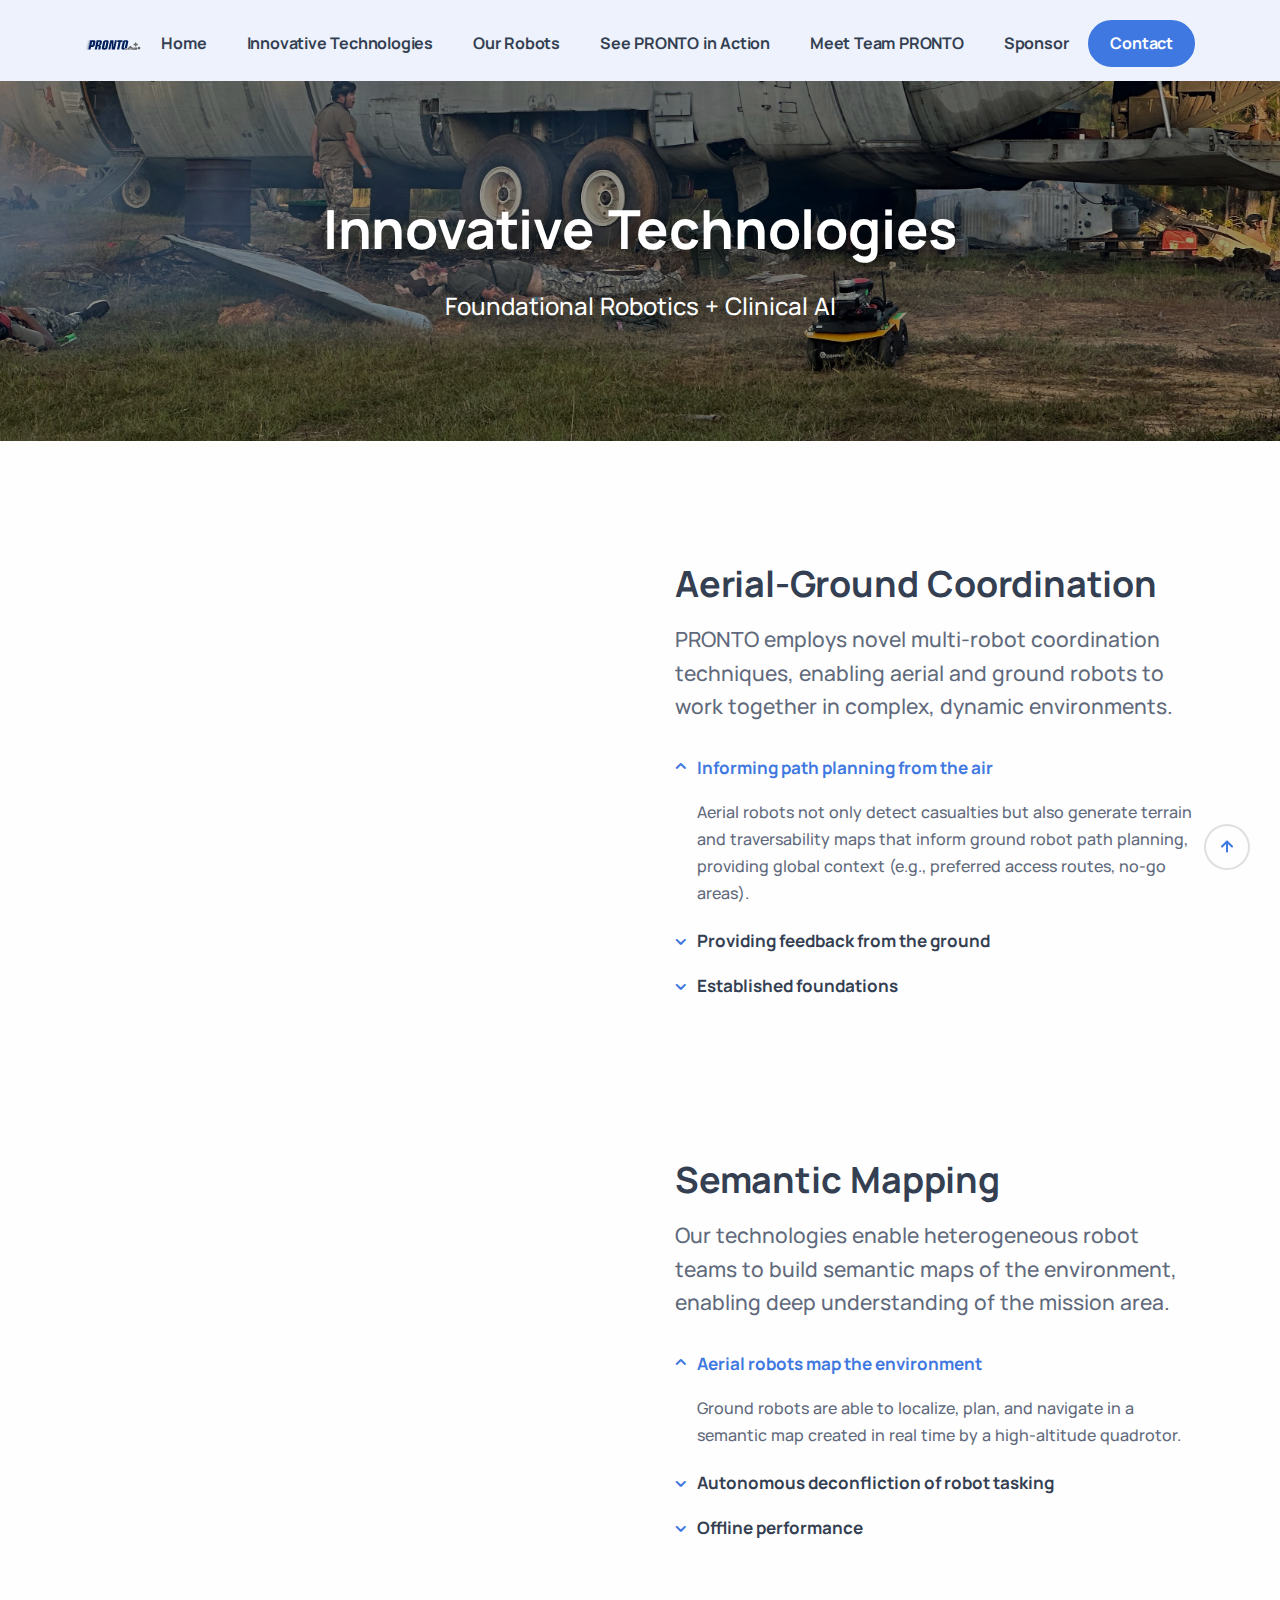
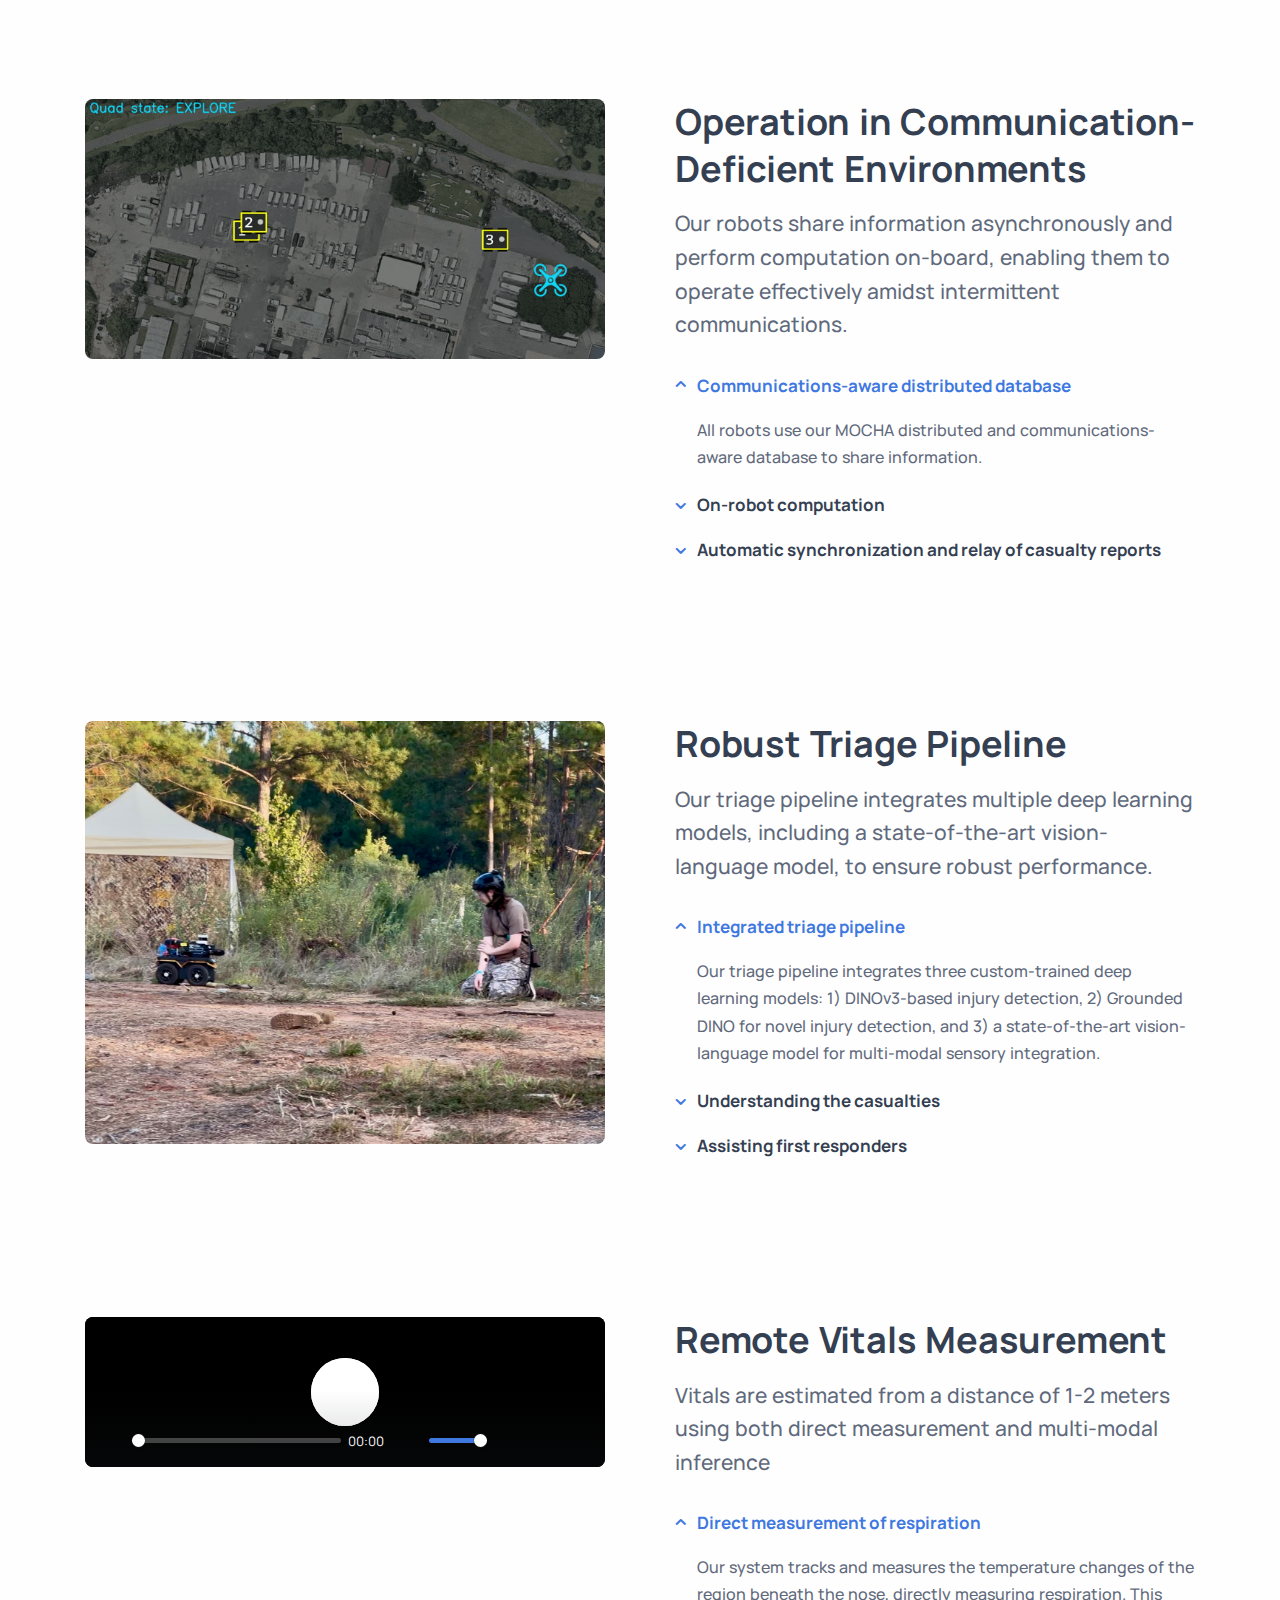
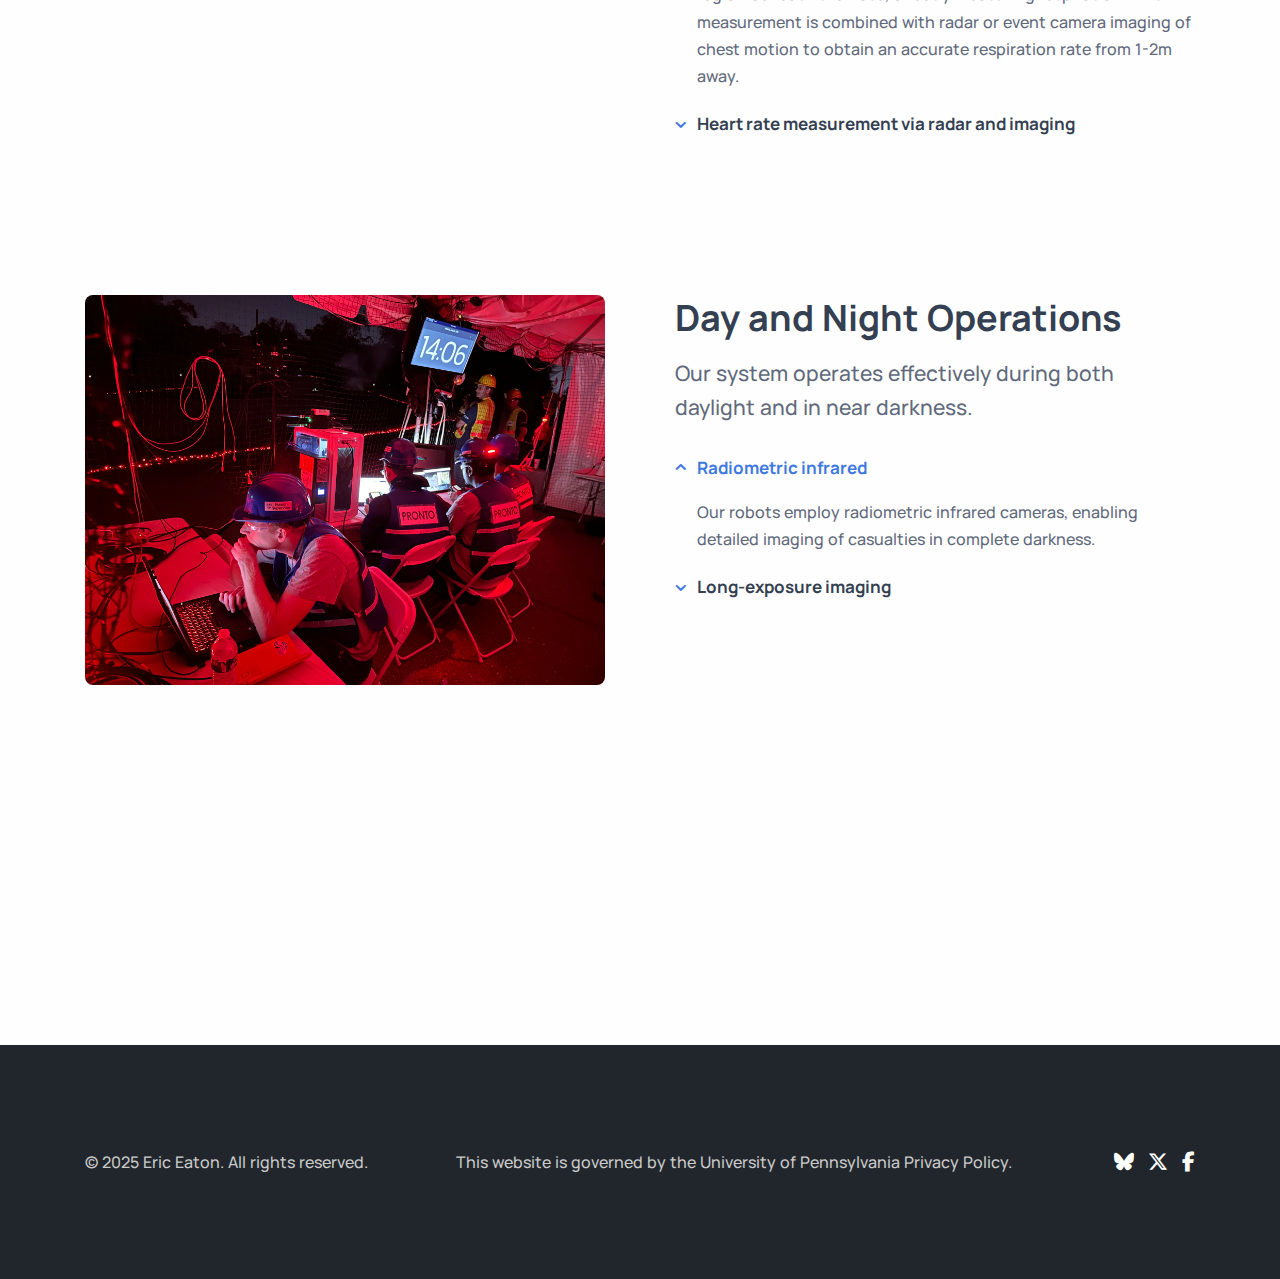
<file: innovations/index.html>
<!DOCTYPE html>
<html lang="en">
<head>
  <meta charset="utf-8">
<!-- Primary Meta Tags -->
<title> Innovative Technologies </title>
<meta name="title" content=" Innovative Technologies ">
<meta name="description" content="
         Team PRONTO (University of Pennsylvania) is one of four remaining DARPA-funded teams  competing in the finals of the DARPA Triage Challenge. For the competition, we developed an  autonomous multi-robot system that can autonomously locate and triage casualties during mass casualty incidents, improving the ability of first responders to save lives.">

<!-- Open Graph / Facebook -->
<meta property="og:type" content="website">
<meta property="og:url" content=" /innovations/ ">
<meta property="og:title" content=" Innovative Technologies ">
<meta property="og:description" content="
    Team PRONTO (University of Pennsylvania) is one of four remaining DARPA-funded teams  competing in the finals of the DARPA Triage Challenge. For the competition, we developed an  autonomous multi-robot system that can autonomously locate and triage casualties during mass casualty incidents, improving the ability of first responders to save lives.">

<meta property="og:image" content="/assets/img/meta-image.webp" />


<!-- Twitter -->
<meta property="twitter:card" content="summary_large_image">
<meta property="twitter:url" content="/innovations/">
<meta property="twitter:title" content=" Innovative Technologies ">
<meta property="twitter:description" content="
    Team PRONTO (University of Pennsylvania) is one of four remaining DARPA-funded teams  competing in the finals of the DARPA Triage Challenge. For the competition, we developed an  autonomous multi-robot system that can autonomously locate and triage casualties during mass casualty incidents, improving the ability of first responders to save lives.">

<meta property="twitter:image" content="/assets/img/meta-image.webp" />


<meta name="viewport" content="width=device-width, initial-scale=1.0" />

  <!-- Stylesheets-->
  <link rel="shortcut icon" href="/assets/img/favicon.webp" />
<link rel="stylesheet" href="/assets/css/plugins.css">

<!-- Global Font Icons Scheme -->
<link rel="stylesheet" href="https://cdnjs.cloudflare.com/ajax/libs/font-awesome/6.5.2/css/all.min.css">

<link rel="stylesheet" href="/assets/css/styles.css">






  
</head>
<body class="">
  <div class="content-wrapper">
<header class="wrapper bg-soft-primary">


<nav class="navbar navbar-expand-lg center-nav transparent navbar-light">
  
    <div class="container flex-lg-row flex-nowrap align-items-center">
  
    <div class="navbar-brand w-100">
      <a href="/">
        
          <img src="/assets/img/logo-PRONTO-blue.svg" srcset="/assets/img/logo-PRONTO-blue.svg 2x" alt="" />
        
      </a>
    </div>
    <div class="navbar-collapse offcanvas offcanvas-nav offcanvas-start">
      <!-- DEBUG START -->
      <div class="offcanvas-header d-lg-none">
        <h3 class="text-white fs-30 mb-0">Team PRONTO</h3>
        <button type="button" class="btn-close btn-close-white ms-auto" data-bs-dismiss="offcanvas" aria-label="Close"></button>
      </div>
      <!-- DEBUG END -->
      <div class="offcanvas-body  d-flex flex-column h-100">
        
          <!-- Standard Navigation -->
          
<ul class="navbar-nav"> 
  
  
  <li class="nav-item">
    <a class="nav-link" href="/">Home</a>
  </li>
  
  
  
  <li class="nav-item">
    <a class="nav-link" href="/innovations/">Innovative Technologies</a>
  </li>
  
  
  
  <li class="nav-item">
    <a class="nav-link" href="/robots/">Our Robots</a>
  </li>
  
  
  
  <li class="nav-item">
    <a class="nav-link" href="/pronto-in-action/">See PRONTO in Action</a>
  </li>
  
  
  
  <li class="nav-item">
    <a class="nav-link" href="/team/">Meet Team PRONTO</a>
  </li>
  
  
  
  <li class="nav-item">
    <a class="nav-link" href="/sponsor/">Sponsor</a>
  </li>
  
  
</ul>


        
        
        <div class="offcanvas-footer d-lg-none">
          <div>
            <a href="mailto: " class="link-inverse"> </a>
            <br /> <br />
            <nav class="nav social social-white mt-4">
              
            </nav>
          </div>
        </div>
        <!-- /.offcanvas-footer -->
      </div>
      <!-- /.offcanvas-body -->
    </div>
    <!-- /.navbar-collapse -->
    
    <div class="navbar-other w-100 d-flex ms-auto">
      <ul class="navbar-nav flex-row align-items-center ms-auto">
        
        
        
        
        
        
        
        
        
        <li class="nav-item d-none d-md-block">
          
          <a href="/team/#contact" class="btn btn-sm btn-primary rounded-pill">Contact</a>
          
        </li>
        
        
        
        
        
        
        <li class="nav-item d-lg-none">
          <button class="hamburger offcanvas-nav-btn"><span></span></button>
        </li>
      </ul>
    </div>
  
    </div>
    <!-- /.container -->
  
</nav>
<!-- /.navbar -->










</header>
<!-- /header -->

<section class="wrapper bg-dark about-hero" style="position: relative; overflow: hidden;">
  <style>
    .about-hero-overlay {
      position: absolute;
      inset: 0;
      z-index: 2;
    }
    .about-hero-container {
      min-height: 360px;
      position: relative;
      z-index: 3;
    }
    .about-hero-image {
      min-height: 100%;
    }
    .about-hero-overlay-dark {
      background: rgba(0, 0, 0, 0.25);
    }
    .about-hero-overlay-light {
      background: rgba(255, 255, 255, 0.25);
    }
    @media (max-width: 767.98px) {
      .about-hero-image {
        transform: scale(1.2);
        transform-origin: center center;
      }
      .about-hero-title {
        margin-bottom: 1.5rem !important;
      }
      .about-hero-container {
        min-height: 220px;
      }
    }
  </style>
  
  
  <figure style="position: absolute; inset: 0; z-index: 1; margin: 0;">
    <img class="about-hero-image" src="/assets/img/DTC2025Competition2-airplane-deidentified-cropped.jpg" alt="" style="width: 100%; height: 100%; object-fit: cover;" />
  </figure>
  <div class="about-hero-overlay about-hero-overlay-dark"></div>
  <div class="container d-flex align-items-center justify-content-center text-center about-hero-container">
    <div class="row">
      <div class="col-xl-12 col-xl-6 text-center mx-auto">
        <h1 class="display-1 fs-54 mb-5 text-white about-hero-title" style="text-shadow: 0 0.5rem 1rem rgba(0, 0, 0, 0.75);">Innovative Technologies</h1>
        <p class="lead fs-24 mb-0 mx-xxl-8 text-white" style="text-shadow: 0 0.5rem 1rem rgba(0, 0, 0, 0.75);">Foundational Robotics + Clinical AI</p>
      </div>
      <!-- /column -->
    </div>
    <!-- /.row -->
  </div>
</section>
<!-- /section -->

<section class="wrapper bg-light">
  <div class="container py-14 py-md-16">
    
      
        
    <div class="row gx-lg-8 gx-xl-12 gy-10 mb-15 mb-md-17">
      <div class="col-lg-6">
        <figure>
          
          <div class="ratio ratio-16x9">
            <iframe src="https://www.youtube.com/embed/KIUXl_5dIUo" title="Aerial-Ground Coordination video" allowfullscreen="" loading="lazy"></iframe>
          </div>
          
        </figure>
      </div>
      <div class="col-lg-6">
        <h2 class="display-4 mb-3">Aerial-Ground Coordination</h2>
        <p class="lead fs-lg mb-6 pe-xxl-10">
          PRONTO employs novel multi-robot coordination techniques,
          
          enabling aerial and ground robots to work together in complex, dynamic environments.
        </p>
        <div class="accordion accordion-wrapper" id="accordion-technology-1">
          
          <div class="card plain accordion-item">
            <div class="card-header" id="heading-1-1">
              <button class="accordion-button" data-bs-toggle="collapse" data-bs-target="#collapse-1-1" aria-expanded="true" aria-controls="collapse-1-1">
                Informing path planning from the air
              </button>
            </div>
            <div id="collapse-1-1" class="accordion-collapse collapse show" aria-labelledby="heading-1-1" data-bs-parent="#accordion-technology-1">
              <div class="card-body">
                <p>Aerial robots not only detect casualties but also generate terrain and traversability maps that inform ground robot path planning, providing global context (e.g., preferred access routes, no-go areas).</p>
              </div>
            </div>
          </div>
          
          <div class="card plain accordion-item">
            <div class="card-header" id="heading-1-2">
              <button class="collapsed" data-bs-toggle="collapse" data-bs-target="#collapse-1-2" aria-expanded="false" aria-controls="collapse-1-2">
                Providing feedback from the ground
              </button>
            </div>
            <div id="collapse-1-2" class="accordion-collapse collapse" aria-labelledby="heading-1-2" data-bs-parent="#accordion-technology-1">
              <div class="card-body">
                <p>In turn, the ground robots provide local feedback on traversability and obstacles, enabling the aerial robots to better map the environment. This requires new multi-robot planning and perception algorithms as well as updated communications protocols to share traversability layers and task queues efficiently.</p>
              </div>
            </div>
          </div>
          
          <div class="card plain accordion-item">
            <div class="card-header" id="heading-1-3">
              <button class="collapsed" data-bs-toggle="collapse" data-bs-target="#collapse-1-3" aria-expanded="false" aria-controls="collapse-1-3">
                Established foundations
              </button>
            </div>
            <div id="collapse-1-3" class="accordion-collapse collapse" aria-labelledby="heading-1-3" data-bs-parent="#accordion-technology-1">
              <div class="card-body">
                <p>Our PRONTO approach to air-ground coordination is based on our previous work on aerial-ground teaming, as shown in the adjacent video.</p>
              </div>
            </div>
          </div>
          
        </div>
      </div>
    </div>
        
      
        
    <div class="row gx-lg-8 gx-xl-12 gy-10 mb-15 mb-md-17">
      <div class="col-lg-6">
        <figure>
          
          <div class="ratio ratio-16x9">
            <iframe src="https://www.youtube.com/embed/4e7eQaG9wB0" title="Semantic Mapping video" allowfullscreen="" loading="lazy"></iframe>
          </div>
          
        </figure>
      </div>
      <div class="col-lg-6">
        <h2 class="display-4 mb-3">Semantic Mapping</h2>
        <p class="lead fs-lg mb-6 pe-xxl-10">
          Our technologies enable heterogeneous robot teams to build
          
          semantic maps of the environment, enabling deep understanding of the mission area.
        </p>
        <div class="accordion accordion-wrapper" id="accordion-technology-2">
          
          <div class="card plain accordion-item">
            <div class="card-header" id="heading-2-1">
              <button class="accordion-button" data-bs-toggle="collapse" data-bs-target="#collapse-2-1" aria-expanded="true" aria-controls="collapse-2-1">
                Aerial robots map the environment
              </button>
            </div>
            <div id="collapse-2-1" class="accordion-collapse collapse show" aria-labelledby="heading-2-1" data-bs-parent="#accordion-technology-2">
              <div class="card-body">
                <p>Ground robots are able to localize, plan, and navigate in a semantic map created in real time by a high-altitude quadrotor.</p>
              </div>
            </div>
          </div>
          
          <div class="card plain accordion-item">
            <div class="card-header" id="heading-2-2">
              <button class="collapsed" data-bs-toggle="collapse" data-bs-target="#collapse-2-2" aria-expanded="false" aria-controls="collapse-2-2">
                Autonomous deconfliction of robot tasking
              </button>
            </div>
            <div id="collapse-2-2" class="accordion-collapse collapse" aria-labelledby="heading-2-2" data-bs-parent="#accordion-technology-2">
              <div class="card-body">
                <p>The ground robots choose and deconflict their targets independently, without any external intervention. Moreover, they perform cross-view localization by matching their local maps with the overhead map using semantics.</p>
              </div>
            </div>
          </div>
          
          <div class="card plain accordion-item">
            <div class="card-header" id="heading-2-3">
              <button class="collapsed" data-bs-toggle="collapse" data-bs-target="#collapse-2-3" aria-expanded="false" aria-controls="collapse-2-3">
                Offline performance
              </button>
            </div>
            <div id="collapse-2-3" class="accordion-collapse collapse" aria-labelledby="heading-2-3" data-bs-parent="#accordion-technology-2">
              <div class="card-body">
                <p>The communication backbone is opportunistic and distributed, allowing the entire system to operate with no external infrastructure aside from GPS for the quadrotor.</p>
              </div>
            </div>
          </div>
          
        </div>
      </div>
    </div>
        
      
        
    <div class="row gx-lg-8 gx-xl-12 gy-10 mb-15 mb-md-17">
      <div class="col-lg-6">
        <figure>
          
          <img class="w-100 rounded" src="/assets/img/air_router.gif" srcset="/assets/img/air_router.gif 2x" alt="" />
          
        </figure>
      </div>
      <div class="col-lg-6">
        <h2 class="display-4 mb-3">Operation in Communication-Deficient Environments</h2>
        <p class="lead fs-lg mb-6 pe-xxl-10">
          Our robots share information asynchronously and perform computation on-board, 
          
          enabling them to operate effectively amidst intermittent communications.
        </p>
        <div class="accordion accordion-wrapper" id="accordion-technology-3">
          
          <div class="card plain accordion-item">
            <div class="card-header" id="heading-3-1">
              <button class="accordion-button" data-bs-toggle="collapse" data-bs-target="#collapse-3-1" aria-expanded="true" aria-controls="collapse-3-1">
                Communications-aware distributed database
              </button>
            </div>
            <div id="collapse-3-1" class="accordion-collapse collapse show" aria-labelledby="heading-3-1" data-bs-parent="#accordion-technology-3">
              <div class="card-body">
                <p>All robots use our MOCHA distributed and communications-aware database to share information.</p>
              </div>
            </div>
          </div>
          
          <div class="card plain accordion-item">
            <div class="card-header" id="heading-3-2">
              <button class="collapsed" data-bs-toggle="collapse" data-bs-target="#collapse-3-2" aria-expanded="false" aria-controls="collapse-3-2">
                On-robot computation
              </button>
            </div>
            <div id="collapse-3-2" class="accordion-collapse collapse" aria-labelledby="heading-3-2" data-bs-parent="#accordion-technology-3">
              <div class="card-body">
                <p>Sensor information is processed on-board the robots, enabling them to evaluate casualties while outside of communications range.</p>
              </div>
            </div>
          </div>
          
          <div class="card plain accordion-item">
            <div class="card-header" id="heading-3-3">
              <button class="collapsed" data-bs-toggle="collapse" data-bs-target="#collapse-3-3" aria-expanded="false" aria-controls="collapse-3-3">
                Automatic synchronization and relay of casualty reports
              </button>
            </div>
            <div id="collapse-3-3" class="accordion-collapse collapse" aria-labelledby="heading-3-3" data-bs-parent="#accordion-technology-3">
              <div class="card-body">
                <p>Once communications are restored between a pair of robots, the MOCHA database automatically synchronizes information across robots. In this manner, robots can also act as a relay, ensuring that all casualty reports are received by the base station and first responders.</p>
              </div>
            </div>
          </div>
          
        </div>
      </div>
    </div>
        
      
        
    <div class="row gx-lg-8 gx-xl-12 gy-10 mb-15 mb-md-17">
      <div class="col-lg-6">
        <figure>
          
          <img class="w-100 rounded" src="/assets/img/DTC2025Competition2-assessment.jpeg" srcset="/assets/img/DTC2025Competition2-assessment.jpeg 2x" alt="" />
          
        </figure>
      </div>
      <div class="col-lg-6">
        <h2 class="display-4 mb-3">Robust Triage Pipeline</h2>
        <p class="lead fs-lg mb-6 pe-xxl-10">
          Our triage pipeline integrates multiple deep learning models, 
          
          including a state-of-the-art vision-language model, to ensure robust performance.
        </p>
        <div class="accordion accordion-wrapper" id="accordion-technology-4">
          
          <div class="card plain accordion-item">
            <div class="card-header" id="heading-4-1">
              <button class="accordion-button" data-bs-toggle="collapse" data-bs-target="#collapse-4-1" aria-expanded="true" aria-controls="collapse-4-1">
                Integrated triage pipeline
              </button>
            </div>
            <div id="collapse-4-1" class="accordion-collapse collapse show" aria-labelledby="heading-4-1" data-bs-parent="#accordion-technology-4">
              <div class="card-body">
                <p>Our triage pipeline integrates three custom-trained deep learning models: 1) DINOv3-based injury detection, 2) Grounded DINO for novel injury detection, and 3) a state-of-the-art vision-language model for multi-modal sensory integration.</p>
              </div>
            </div>
          </div>
          
          <div class="card plain accordion-item">
            <div class="card-header" id="heading-4-2">
              <button class="collapsed" data-bs-toggle="collapse" data-bs-target="#collapse-4-2" aria-expanded="false" aria-controls="collapse-4-2">
                Understanding the casualties
              </button>
            </div>
            <div id="collapse-4-2" class="accordion-collapse collapse" aria-labelledby="heading-4-2" data-bs-parent="#accordion-technology-4">
              <div class="card-body">
                <p>Our robots talk with each casualty, if they are able, asking them to describe their injuries and needs. Any response is integrated with our multi-modal assessment to provide a complete picture of their condition and injuries.</p>
              </div>
            </div>
          </div>
          
          <div class="card plain accordion-item">
            <div class="card-header" id="heading-4-3">
              <button class="collapsed" data-bs-toggle="collapse" data-bs-target="#collapse-4-3" aria-expanded="false" aria-controls="collapse-4-3">
                Assisting first responders
              </button>
            </div>
            <div id="collapse-4-3" class="accordion-collapse collapse" aria-labelledby="heading-4-3" data-bs-parent="#accordion-technology-4">
              <div class="card-body">
                <p>The casualty reports also include detailed textual descriptions of each casualty's clothing and surroundings, enabling first responders to better locate them.</p>
              </div>
            </div>
          </div>
          
        </div>
      </div>
    </div>
        
      
        
    <div class="row gx-lg-8 gx-xl-12 gy-10 mb-15 mb-md-17">
      <div class="col-lg-6">
        <figure>
          
          <video class="w-100 rounded player" playsinline="" controls="" preload="metadata">
            <source src="https://www.seas.upenn.edu/~eeaton/external/IRBreath202507.mp4" type="video/mp4" />
          </video>
          
        </figure>
      </div>
      <div class="col-lg-6">
        <h2 class="display-4 mb-3">Remote Vitals Measurement</h2>
        <p class="lead fs-lg mb-6 pe-xxl-10">
          Vitals are estimated from a distance of 1-2 meters 
          
          using both direct measurement and multi-modal inference
        </p>
        <div class="accordion accordion-wrapper" id="accordion-technology-5">
          
          <div class="card plain accordion-item">
            <div class="card-header" id="heading-5-1">
              <button class="accordion-button" data-bs-toggle="collapse" data-bs-target="#collapse-5-1" aria-expanded="true" aria-controls="collapse-5-1">
                Direct measurement of respiration
              </button>
            </div>
            <div id="collapse-5-1" class="accordion-collapse collapse show" aria-labelledby="heading-5-1" data-bs-parent="#accordion-technology-5">
              <div class="card-body">
                <p>Our system tracks and measures the temperature changes of the region beneath the nose, directly measuring respiration. This measurement is combined with radar or event camera imaging of chest motion to obtain an accurate respiration rate from 1-2m away.</p>
              </div>
            </div>
          </div>
          
          <div class="card plain accordion-item">
            <div class="card-header" id="heading-5-2">
              <button class="collapsed" data-bs-toggle="collapse" data-bs-target="#collapse-5-2" aria-expanded="false" aria-controls="collapse-5-2">
                Heart rate measurement via radar and imaging
              </button>
            </div>
            <div id="collapse-5-2" class="accordion-collapse collapse" aria-labelledby="heading-5-2" data-bs-parent="#accordion-technology-5">
              <div class="card-body">
                <p>To measure heart rate, we combine radar movement with fluctuations in skin color from blood flow.</p>
              </div>
            </div>
          </div>
          
        </div>
      </div>
    </div>
        
      
        
    <div class="row gx-lg-8 gx-xl-12 gy-10 ">
      <div class="col-lg-6">
        <figure>
          
          <img class="w-100 rounded" src="/assets/img/DTC2025Competition2-nighttent.jpg" srcset="/assets/img/DTC2025Competition2-nighttent.jpg 2x" alt="" />
          
        </figure>
      </div>
      <div class="col-lg-6">
        <h2 class="display-4 mb-3">Day and Night Operations</h2>
        <p class="lead fs-lg mb-6 pe-xxl-10">
          Our system operates effectively during both daylight and 
          
          in near darkness.
        </p>
        <div class="accordion accordion-wrapper" id="accordion-technology-6">
          
          <div class="card plain accordion-item">
            <div class="card-header" id="heading-6-1">
              <button class="accordion-button" data-bs-toggle="collapse" data-bs-target="#collapse-6-1" aria-expanded="true" aria-controls="collapse-6-1">
                Radiometric infrared
              </button>
            </div>
            <div id="collapse-6-1" class="accordion-collapse collapse show" aria-labelledby="heading-6-1" data-bs-parent="#accordion-technology-6">
              <div class="card-body">
                <p>Our robots employ radiometric infrared cameras, enabling detailed imaging of casualties in complete darkness.</p>
              </div>
            </div>
          </div>
          
          <div class="card plain accordion-item">
            <div class="card-header" id="heading-6-2">
              <button class="collapsed" data-bs-toggle="collapse" data-bs-target="#collapse-6-2" aria-expanded="false" aria-controls="collapse-6-2">
                Long-exposure imaging
              </button>
            </div>
            <div id="collapse-6-2" class="accordion-collapse collapse" aria-labelledby="heading-6-2" data-bs-parent="#accordion-technology-6">
              <div class="card-body">
                <p>Long-exposure imaging augments the infrared images with color, improving the perception of blood and other injuries in near darkness.</p>
              </div>
            </div>
          </div>
          
        </div>
      </div>
    </div>
        
      
    
  </div>
</section>
              
<section class="wrapper bg-light">
  <div class="container py-14 py-md-16">
    <div class="col-lg-6">
      
    </div>
  </div>
</section>

























<footer class="bg-dark text-inverse">
  
  
  
  
  
  
    
  <div class="container py-13 py-md-15">
    <div class="d-md-flex align-items-center justify-content-between">
  <p class="mb-2 mb-lg-0">© 2025 Eric Eaton. All rights reserved.</p>
  <p class="mb-2 mb-lg-0">This website is governed by the University of Pennsylvania <a href="https://www.upenn.edu/about/privacy-policy" target="_blank">Privacy Policy</a>.</p>
  
  <nav class="nav social social-white mb-0 text-md-end">
    
      <a href="https://bsky.app/profile/ericeaton.bsky.social" target="_blank"><i class="fa-brands fa-bluesky"></i></a>
    
      <a href="https://x.com/LifelongML_Penn" target="_blank"><i class="fa-brands fa-x-twitter"></i></a>
    
      <a href="https://www.facebook.com/GRASPLab/" target="_blank"><i class="fa-brands fa-facebook-f"></i></a>
    
    
  </nav>
  
  <!-- /.social -->
</div>
  </div>
    
  <!-- /.container -->
</footer>

</div>

  <!-- Modals -->
  

  

  <!-- Scroll To Top Button -->
  
<div class="progress-wrap active-progress">
    <svg class="progress-circle svg-content" width="100%" height="100%" viewBox="-1 -1 102 102">
      <path d="M50,1 a49,49 0 0,1 0,98 a49,49 0 0,1 0,-98" style="transition: stroke-dashoffset 10ms linear 0s; stroke-dasharray: 307.919px, 307.919px; stroke-dashoffset: 0px;"></path>
    </svg>
  </div>

  <!-- Site Scripts-->
  <script src="/assets/js/bootstrap.bundle.js"></script>
<script src="/assets/js/plugins.js"></script>
<script src="/assets/js/theme.js"></script>

</body>
</html>
</file>
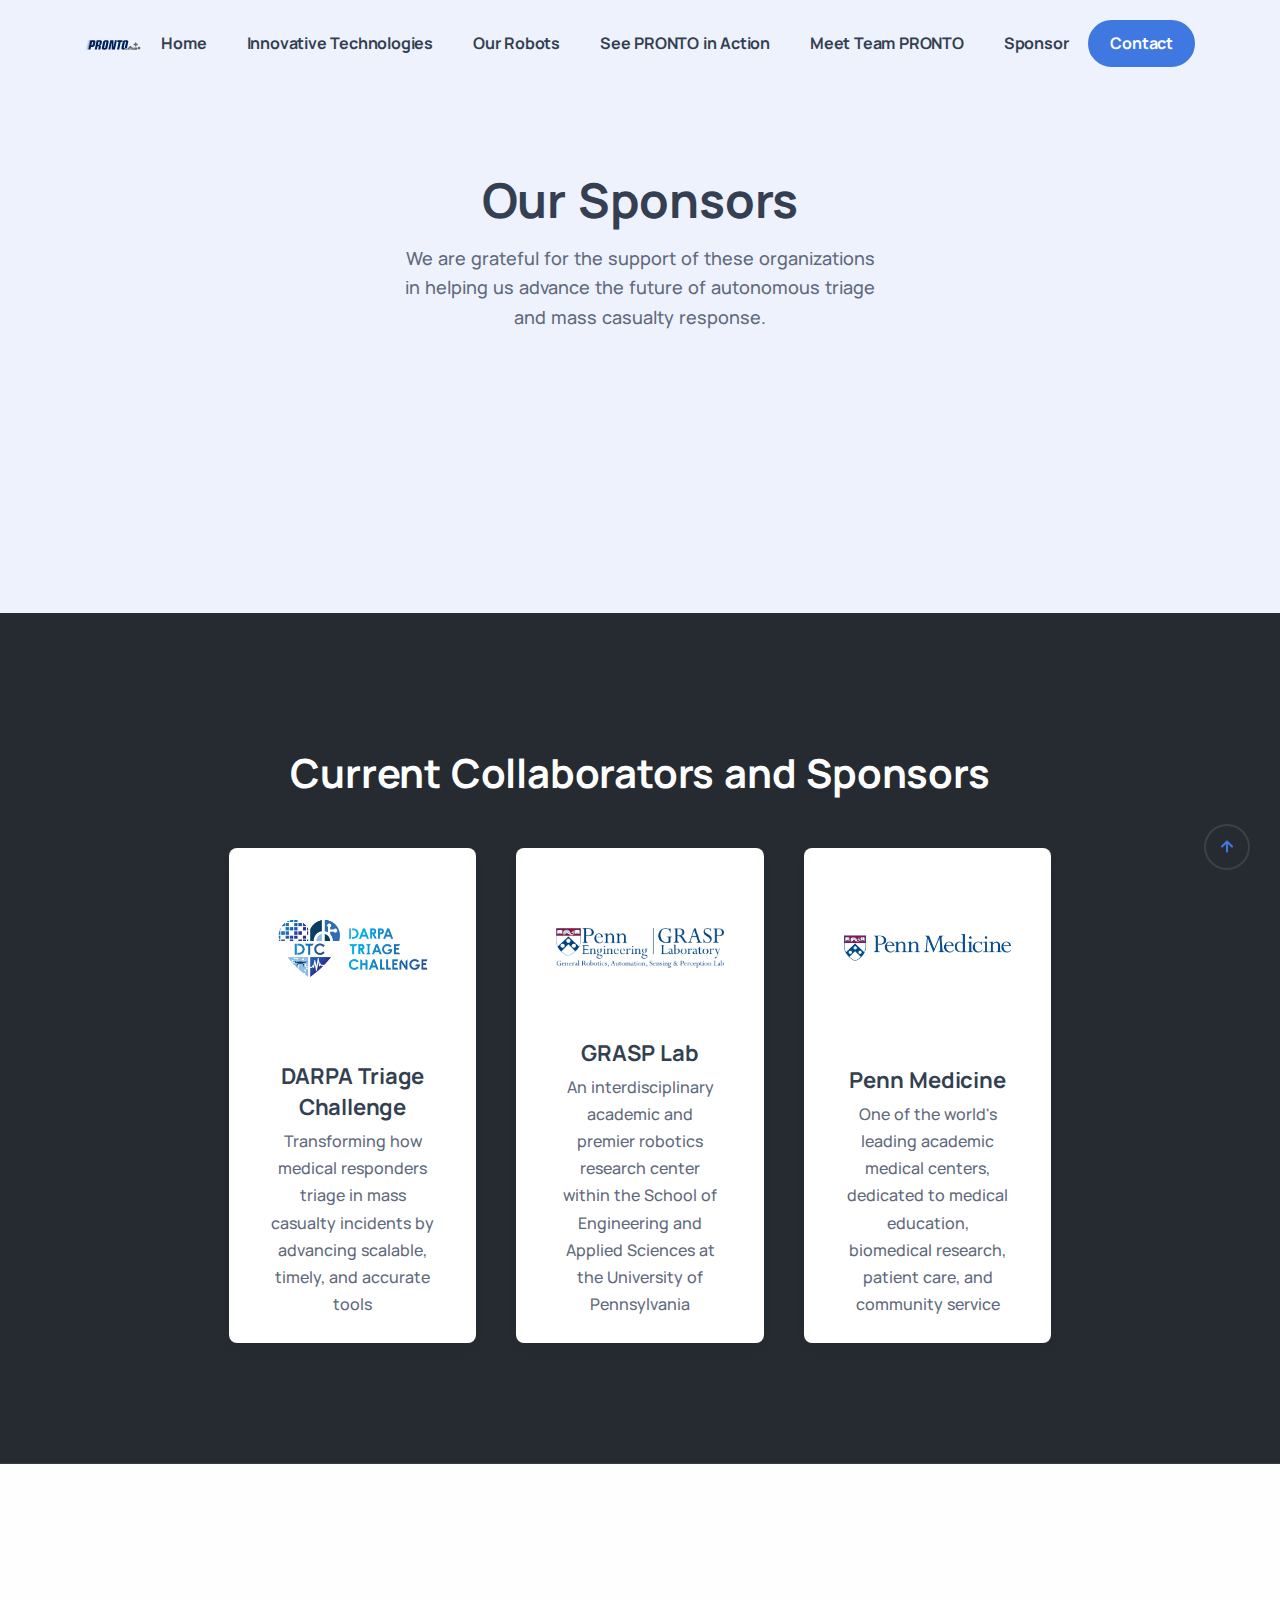
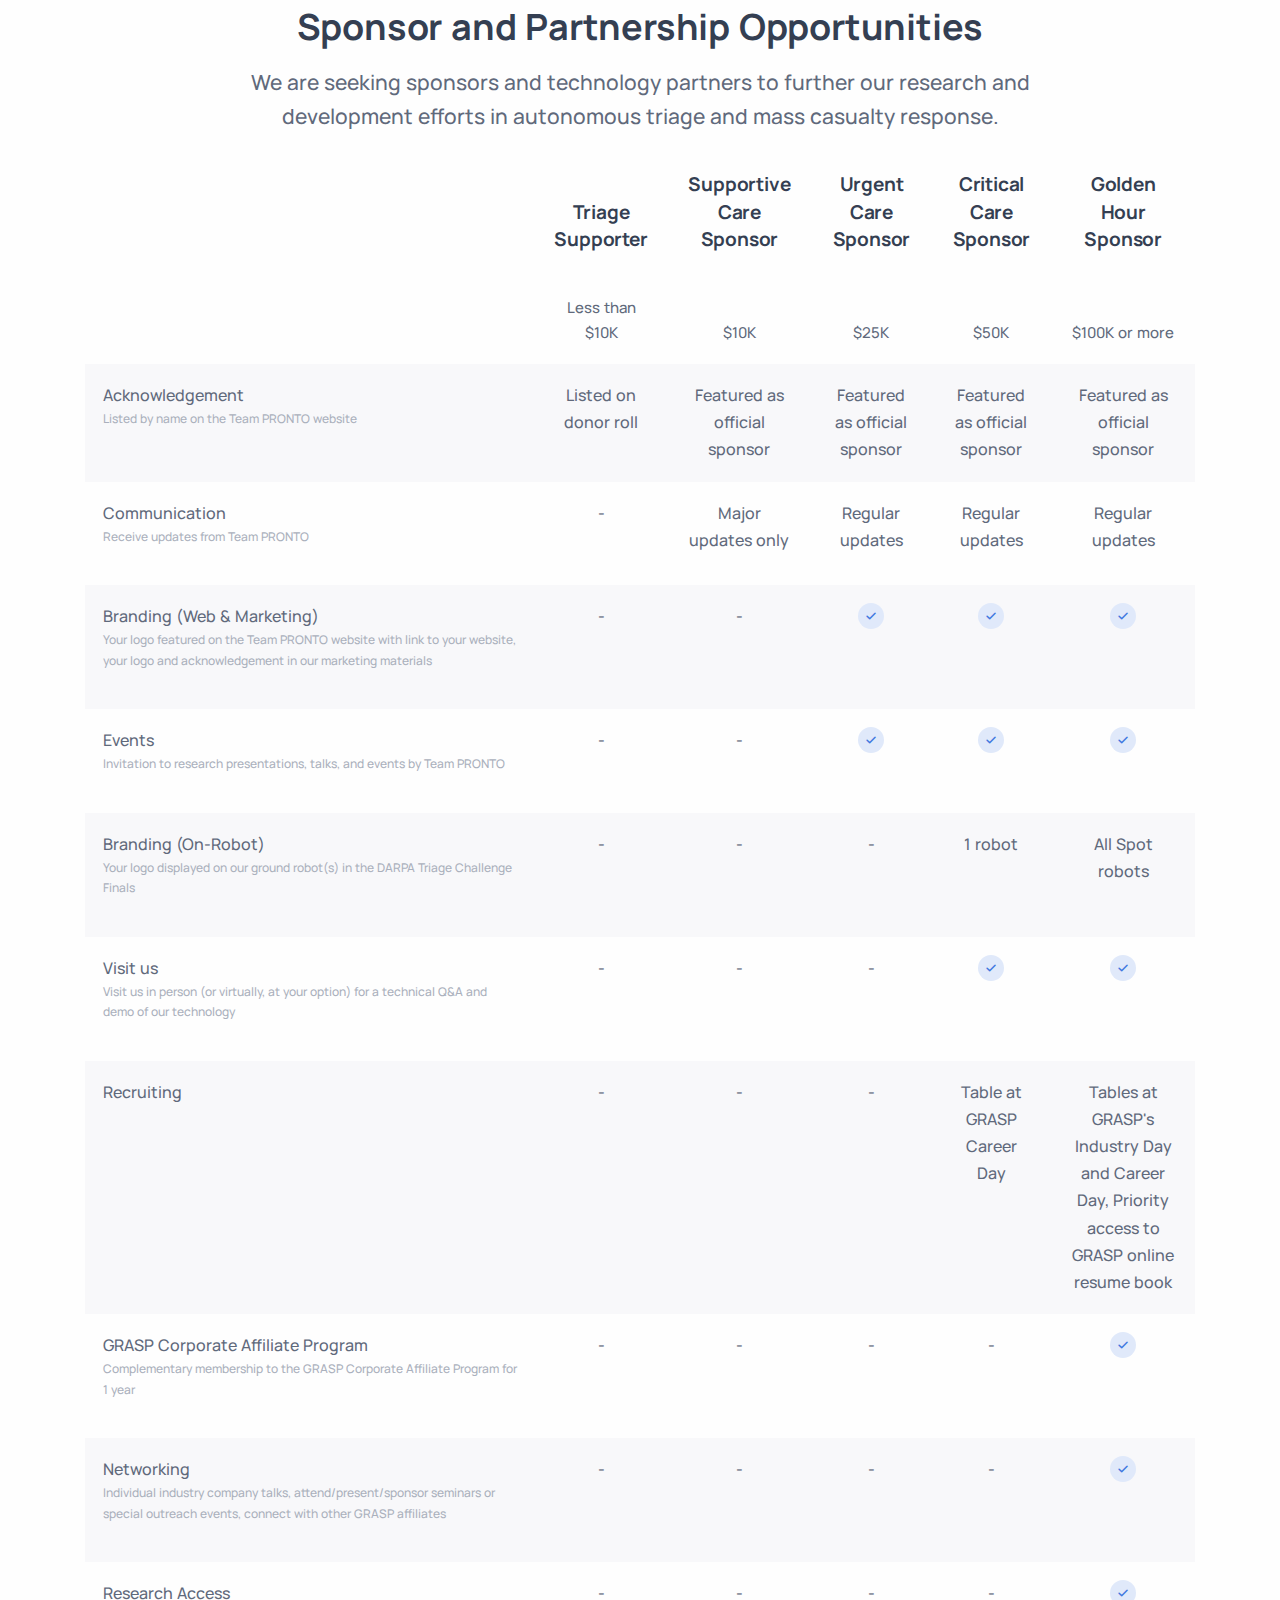
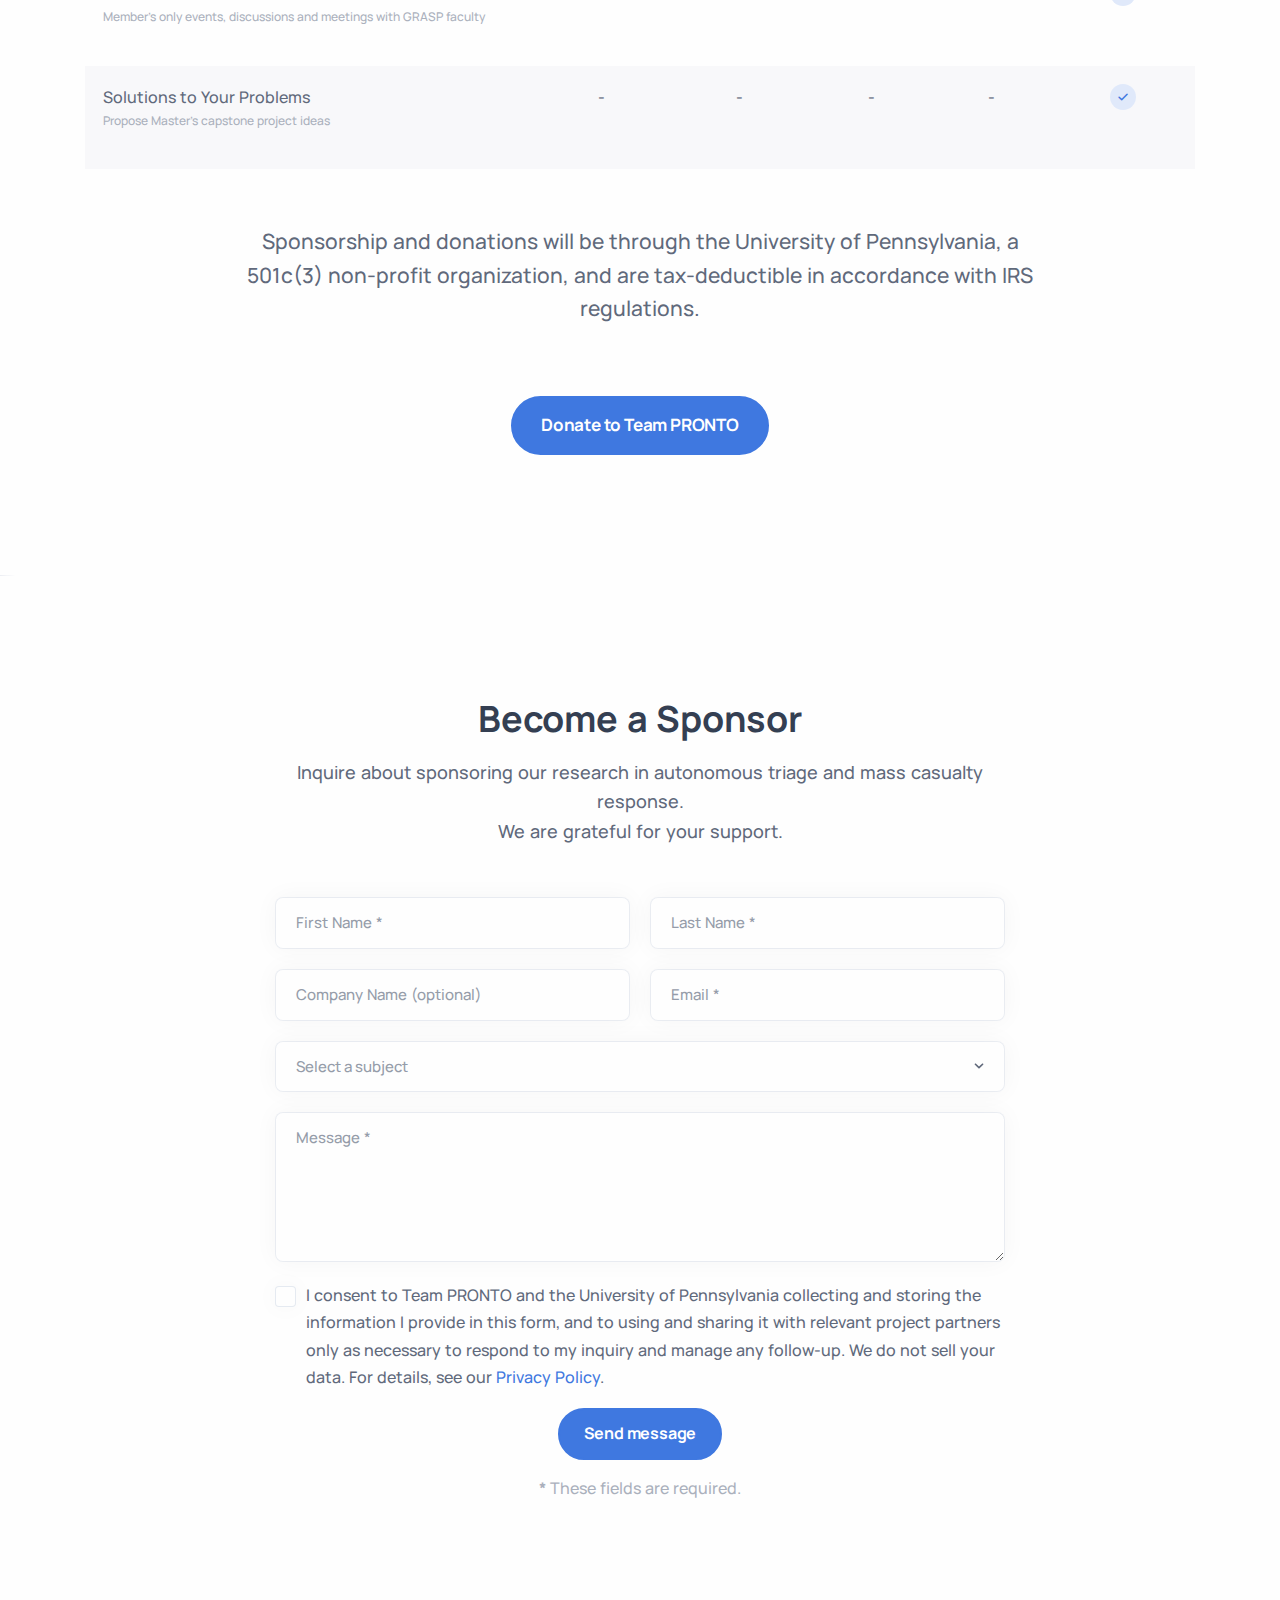
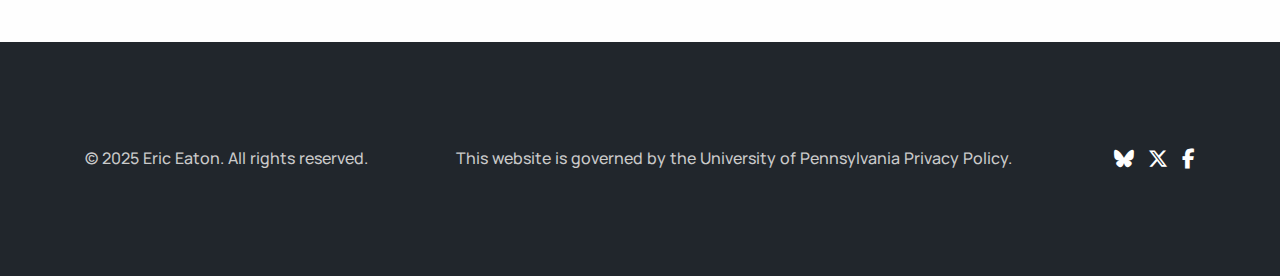
<file: sponsor/index.html>
<!DOCTYPE html>
<html lang="en">
<head>
  <meta charset="utf-8">
<!-- Primary Meta Tags -->
<title> Our Sponsors </title>
<meta name="title" content=" Our Sponsors ">
<meta name="description" content="
         Team PRONTO (University of Pennsylvania) is one of four remaining DARPA-funded teams  competing in the finals of the DARPA Triage Challenge. For the competition, we developed an  autonomous multi-robot system that can autonomously locate and triage casualties during mass casualty incidents, improving the ability of first responders to save lives.">

<!-- Open Graph / Facebook -->
<meta property="og:type" content="website">
<meta property="og:url" content=" /sponsor/ ">
<meta property="og:title" content=" Our Sponsors ">
<meta property="og:description" content="
    Team PRONTO (University of Pennsylvania) is one of four remaining DARPA-funded teams  competing in the finals of the DARPA Triage Challenge. For the competition, we developed an  autonomous multi-robot system that can autonomously locate and triage casualties during mass casualty incidents, improving the ability of first responders to save lives.">

<meta property="og:image" content="/assets/img/meta-image.webp" />


<!-- Twitter -->
<meta property="twitter:card" content="summary_large_image">
<meta property="twitter:url" content="/sponsor/">
<meta property="twitter:title" content=" Our Sponsors ">
<meta property="twitter:description" content="
    Team PRONTO (University of Pennsylvania) is one of four remaining DARPA-funded teams  competing in the finals of the DARPA Triage Challenge. For the competition, we developed an  autonomous multi-robot system that can autonomously locate and triage casualties during mass casualty incidents, improving the ability of first responders to save lives.">

<meta property="twitter:image" content="/assets/img/meta-image.webp" />


<meta name="viewport" content="width=device-width, initial-scale=1.0" />

  <!-- Stylesheets-->
  <link rel="shortcut icon" href="/assets/img/favicon.webp" />
<link rel="stylesheet" href="/assets/css/plugins.css">

<!-- Global Font Icons Scheme -->
<link rel="stylesheet" href="https://cdnjs.cloudflare.com/ajax/libs/font-awesome/6.5.2/css/all.min.css">

<link rel="stylesheet" href="/assets/css/styles.css">






  
</head>
<body class="">
  <div class="content-wrapper">
<header class="wrapper bg-soft-primary">


<nav class="navbar navbar-expand-lg center-nav transparent navbar-light">
  
    <div class="container flex-lg-row flex-nowrap align-items-center">
  
    <div class="navbar-brand w-100">
      <a href="/">
        
          <img src="/assets/img/logo-PRONTO-blue.svg" srcset="/assets/img/logo-PRONTO-blue.svg 2x" alt="" />
        
      </a>
    </div>
    <div class="navbar-collapse offcanvas offcanvas-nav offcanvas-start">
      <!-- DEBUG START -->
      <div class="offcanvas-header d-lg-none">
        <h3 class="text-white fs-30 mb-0">Team PRONTO</h3>
        <button type="button" class="btn-close btn-close-white ms-auto" data-bs-dismiss="offcanvas" aria-label="Close"></button>
      </div>
      <!-- DEBUG END -->
      <div class="offcanvas-body  d-flex flex-column h-100">
        
          <!-- Standard Navigation -->
          
<ul class="navbar-nav"> 
  
  
  <li class="nav-item">
    <a class="nav-link" href="/">Home</a>
  </li>
  
  
  
  <li class="nav-item">
    <a class="nav-link" href="/innovations/">Innovative Technologies</a>
  </li>
  
  
  
  <li class="nav-item">
    <a class="nav-link" href="/robots/">Our Robots</a>
  </li>
  
  
  
  <li class="nav-item">
    <a class="nav-link" href="/pronto-in-action/">See PRONTO in Action</a>
  </li>
  
  
  
  <li class="nav-item">
    <a class="nav-link" href="/team/">Meet Team PRONTO</a>
  </li>
  
  
  
  <li class="nav-item">
    <a class="nav-link" href="/sponsor/">Sponsor</a>
  </li>
  
  
</ul>


        
        
        <div class="offcanvas-footer d-lg-none">
          <div>
            <a href="mailto: " class="link-inverse"> </a>
            <br /> <br />
            <nav class="nav social social-white mt-4">
              
            </nav>
          </div>
        </div>
        <!-- /.offcanvas-footer -->
      </div>
      <!-- /.offcanvas-body -->
    </div>
    <!-- /.navbar-collapse -->
    
    <div class="navbar-other w-100 d-flex ms-auto">
      <ul class="navbar-nav flex-row align-items-center ms-auto">
        
        
        
        
        
        
        
        
        
        <li class="nav-item d-none d-md-block">
          
          <a href="#sponsor" class="btn btn-sm btn-primary rounded-pill">Contact</a>
          
        </li>
        
        
        
        
        
        
        <li class="nav-item d-lg-none">
          <button class="hamburger offcanvas-nav-btn"><span></span></button>
        </li>
      </ul>
    </div>
  
    </div>
    <!-- /.container -->
  
</nav>
<!-- /.navbar -->










</header>
<!-- /header -->

<section class="wrapper bg-soft-primary">
  <div class="container pt-10 pb-19 pt-md-14 pb-md-20 text-center">
    <div class="row">
      <div class="col-md-8 col-lg-7 col-xl-6 col-xxl-5 mx-auto mb-11">
        <h1 class="display-1 mb-3">Our Sponsors</h1>
        <p class="lead px-lg-7 px-xl-7 px-xxl-6">We are grateful for the support of these organizations in helping us advance the future of autonomous triage and mass casualty response.</p>
      </div>
      <!-- /column -->
    </div>
    <!-- /.row -->
  </div>
  <!-- /.container -->
</section>
<!-- /section -->

<section class="wrapper bg-dark wrapper-border">
  <div class="container py-14 py-md-16">
    <style>
      .sponsor-card .sponsor-logo {
        transition: transform 0.25s ease;
      }
      .sponsor-card:hover .sponsor-logo {
        transform: scale(1.06);
      }
    </style>
    <h2 class="fs-16 text-uppercase text-light mb-3 text-center"></h2>
    <h3 class="display-3 text-center text-white px-xl-10 px-xxl-15 mb-10">Current Collaborators and Sponsors</h3>
    <div class="row row-cols-1 row-cols-md-2 row-cols-lg-4 gx-8 gy-10 justify-content-center">
      
      <div class="col d-flex align-items-stretch justify-content-center">
        
        <a href="https://www.darpa.mil/research/challenges/darpa-triage-challenge" target="_blank" rel="noopener noreferrer" class="card sponsor-card text-center shadow-sm rounded-3 border-0 w-100 h-100">
        
          <div class="card-body d-flex flex-column align-items-center justify-content-between py-5">
            <div class="d-flex align-items-center justify-content-center mb-3" style="height: 150px;">
              <img src="/assets/img/logo-dtc-2025.png" alt="DARPA Triage Challenge" class="img-fluid sponsor-logo" style="max-height: 100%; width: auto;" />
            </div>
            <div class="text-center">
              <h3 class="h3 mb-1">DARPA Triage Challenge</h3>
              
              <p class="mb-0">Transforming how medical responders triage in mass casualty incidents by advancing scalable, timely, and accurate tools</p>
              
            </div>
          </div>
        
        </a>
        
      </div>
      
      <div class="col d-flex align-items-stretch justify-content-center">
        
        <a href="https://grasp.upenn.edu" target="_blank" rel="noopener noreferrer" class="card sponsor-card text-center shadow-sm rounded-3 border-0 w-100 h-100">
        
          <div class="card-body d-flex flex-column align-items-center justify-content-between py-5">
            <div class="d-flex align-items-center justify-content-center mb-3" style="height: 150px;">
              <img src="/assets/img/logo-GRASP.png" alt="GRASP Lab" class="img-fluid sponsor-logo" style="max-height: 100%; width: auto;" />
            </div>
            <div class="text-center">
              <h3 class="h3 mb-1">GRASP Lab</h3>
              
              <p class="mb-0">An interdisciplinary academic and premier robotics research center within the School of Engineering and Applied Sciences at the University of Pennsylvania</p>
              
            </div>
          </div>
        
        </a>
        
      </div>
      
      <div class="col d-flex align-items-stretch justify-content-center">
        
        <a href="https://www.pennmedicine.org/specialties/traumatology-emergency-surgery" target="_blank" rel="noopener noreferrer" class="card sponsor-card text-center shadow-sm rounded-3 border-0 w-100 h-100">
        
          <div class="card-body d-flex flex-column align-items-center justify-content-between py-5">
            <div class="d-flex align-items-center justify-content-center mb-3" style="height: 150px;">
              <img src="/assets/img/logo-PennMedicine.jpg" alt="Penn Medicine" class="img-fluid sponsor-logo" style="max-height: 100%; width: auto;" />
            </div>
            <div class="text-center">
              <h3 class="h3 mb-1">Penn Medicine</h3>
              
              <p class="mb-0">One of the world's leading academic medical centers, dedicated to medical education, biomedical research, patient care, and community service</p>
              
            </div>
          </div>
        
        </a>
        
      </div>
      
    </div>
  </div>
</section>

<section class="wrapper bg-light wrapper-border">
  <div class="container pt-15 pt-md-17 pb-11 pb-md-12">
    
    
    <h2 class="display-4 mb-3 text-center">Sponsor and Partnership Opportunities</h2>
    <p class="lead fs-lg text-center mx-auto w-75">We are seeking sponsors and technology partners to further our research and development efforts in autonomous triage and mass casualty response.</p>

    <div class="table-responsive mt-10 mt-lg-0">
          <div class="table-responsive mt-10 mt-lg-0">
            <table class="table table-borderless table-striped text-center">
              <thead>
                <tr>
                  <th class="w-25"></th>
                  
                  <th>
                    <div class="h4 mb-1">Triage Supporter</div>
                  </th>
                  
                  <th>
                    <div class="h4 mb-1">Supportive Care Sponsor</div>
                  </th>
                  
                  <th>
                    <div class="h4 mb-1">Urgent Care Sponsor</div>
                  </th>
                  
                  <th>
                    <div class="h4 mb-1">Critical Care Sponsor</div>
                  </th>
                  
                  <th>
                    <div class="h4 mb-1">Golden Hour Sponsor</div>
                  </th>
                  
                </tr>
                <tr>
                  <th class="w-25"></th>
                  
                  <th>
                    <div class="fs-15 fw-normal">Less than $10K</div>
                  </th>
                  
                  <th>
                    <div class="fs-15 fw-normal">$10K</div>
                  </th>
                  
                  <th>
                    <div class="fs-15 fw-normal">$25K</div>
                  </th>
                  
                  <th>
                    <div class="fs-15 fw-normal">$50K</div>
                  </th>
                  
                  <th>
                    <div class="fs-15 fw-normal">$100K or more</div>
                  </th>
                  
                </tr>
              </thead>
              <tbody>
                
                <tr>
                  <td class="option text-start">
                    Acknowledgement
                    
                    <p class="text-muted small">Listed by name on the Team PRONTO website</p>
                    
                  </td>
                  
                    
                    <td>
                      
                        Listed on donor roll
                      
                    </td>
                  
                    
                    <td>
                      
                        Featured as official sponsor
                      
                    </td>
                  
                    
                    <td>
                      
                        Featured as official sponsor
                      
                    </td>
                  
                    
                    <td>
                      
                        Featured as official sponsor
                      
                    </td>
                  
                    
                    <td>
                      
                        Featured as official sponsor
                      
                    </td>
                  
                </tr>
                
                <tr>
                  <td class="option text-start">
                    Communication
                    
                    <p class="text-muted small">Receive updates from Team PRONTO</p>
                    
                  </td>
                  
                    
                    <td>
                      
                        -
                      
                    </td>
                  
                    
                    <td>
                      
                        Major updates only
                      
                    </td>
                  
                    
                    <td>
                      
                        Regular updates
                      
                    </td>
                  
                    
                    <td>
                      
                        Regular updates
                      
                    </td>
                  
                    
                    <td>
                      
                        Regular updates
                      
                    </td>
                  
                </tr>
                
                <tr>
                  <td class="option text-start">
                    Branding (Web &amp; Marketing)
                    
                    <p class="text-muted small">Your logo featured on the Team PRONTO website with link to your website, your logo and acknowledgement in our marketing materials</p>
                    
                  </td>
                  
                    
                    <td>
                      
                        -
                      
                    </td>
                  
                    
                    <td>
                      
                        -
                      
                    </td>
                  
                    
                    <td>
                      
                        <i class="uil uil-check bg-pale-primary text-primary rounded-circle p-1"></i>
                      
                    </td>
                  
                    
                    <td>
                      
                        <i class="uil uil-check bg-pale-primary text-primary rounded-circle p-1"></i>
                      
                    </td>
                  
                    
                    <td>
                      
                        <i class="uil uil-check bg-pale-primary text-primary rounded-circle p-1"></i>
                      
                    </td>
                  
                </tr>
                
                <tr>
                  <td class="option text-start">
                    Events
                    
                    <p class="text-muted small">Invitation to research presentations, talks, and events by Team PRONTO</p>
                    
                  </td>
                  
                    
                    <td>
                      
                        -
                      
                    </td>
                  
                    
                    <td>
                      
                        -
                      
                    </td>
                  
                    
                    <td>
                      
                        <i class="uil uil-check bg-pale-primary text-primary rounded-circle p-1"></i>
                      
                    </td>
                  
                    
                    <td>
                      
                        <i class="uil uil-check bg-pale-primary text-primary rounded-circle p-1"></i>
                      
                    </td>
                  
                    
                    <td>
                      
                        <i class="uil uil-check bg-pale-primary text-primary rounded-circle p-1"></i>
                      
                    </td>
                  
                </tr>
                
                <tr>
                  <td class="option text-start">
                    Branding (On-Robot)
                    
                    <p class="text-muted small">Your logo displayed on our ground robot(s) in the DARPA Triage Challenge Finals</p>
                    
                  </td>
                  
                    
                    <td>
                      
                        -
                      
                    </td>
                  
                    
                    <td>
                      
                        -
                      
                    </td>
                  
                    
                    <td>
                      
                        -
                      
                    </td>
                  
                    
                    <td>
                      
                        1 robot
                      
                    </td>
                  
                    
                    <td>
                      
                        All Spot robots
                      
                    </td>
                  
                </tr>
                
                <tr>
                  <td class="option text-start">
                    Visit us
                    
                    <p class="text-muted small">Visit us in person (or virtually, at your option) for a technical Q&amp;A and demo of our technology</p>
                    
                  </td>
                  
                    
                    <td>
                      
                        -
                      
                    </td>
                  
                    
                    <td>
                      
                        -
                      
                    </td>
                  
                    
                    <td>
                      
                        -
                      
                    </td>
                  
                    
                    <td>
                      
                        <i class="uil uil-check bg-pale-primary text-primary rounded-circle p-1"></i>
                      
                    </td>
                  
                    
                    <td>
                      
                        <i class="uil uil-check bg-pale-primary text-primary rounded-circle p-1"></i>
                      
                    </td>
                  
                </tr>
                
                <tr>
                  <td class="option text-start">
                    Recruiting
                    
                    <p class="text-muted small"></p>
                    
                  </td>
                  
                    
                    <td>
                      
                        -
                      
                    </td>
                  
                    
                    <td>
                      
                        -
                      
                    </td>
                  
                    
                    <td>
                      
                        -
                      
                    </td>
                  
                    
                    <td>
                      
                        Table at GRASP Career Day
                      
                    </td>
                  
                    
                    <td>
                      
                        Tables at GRASP's Industry Day and Career Day, Priority access to GRASP online resume book
                      
                    </td>
                  
                </tr>
                
                <tr>
                  <td class="option text-start">
                    GRASP Corporate Affiliate Program
                    
                    <p class="text-muted small">Complementary membership to the GRASP Corporate Affiliate Program for 1 year</p>
                    
                  </td>
                  
                    
                    <td>
                      
                        -
                      
                    </td>
                  
                    
                    <td>
                      
                        -
                      
                    </td>
                  
                    
                    <td>
                      
                        -
                      
                    </td>
                  
                    
                    <td>
                      
                        -
                      
                    </td>
                  
                    
                    <td>
                      
                        <i class="uil uil-check bg-pale-primary text-primary rounded-circle p-1"></i>
                      
                    </td>
                  
                </tr>
                
                <tr>
                  <td class="option text-start">
                    Networking
                    
                    <p class="text-muted small">Individual industry company talks, attend/present/sponsor seminars or special outreach events, connect with other GRASP affiliates</p>
                    
                  </td>
                  
                    
                    <td>
                      
                        -
                      
                    </td>
                  
                    
                    <td>
                      
                        -
                      
                    </td>
                  
                    
                    <td>
                      
                        -
                      
                    </td>
                  
                    
                    <td>
                      
                        -
                      
                    </td>
                  
                    
                    <td>
                      
                        <i class="uil uil-check bg-pale-primary text-primary rounded-circle p-1"></i>
                      
                    </td>
                  
                </tr>
                
                <tr>
                  <td class="option text-start">
                    Research Access
                    
                    <p class="text-muted small">Member's only events, discussions and meetings with GRASP faculty</p>
                    
                  </td>
                  
                    
                    <td>
                      
                        -
                      
                    </td>
                  
                    
                    <td>
                      
                        -
                      
                    </td>
                  
                    
                    <td>
                      
                        -
                      
                    </td>
                  
                    
                    <td>
                      
                        -
                      
                    </td>
                  
                    
                    <td>
                      
                        <i class="uil uil-check bg-pale-primary text-primary rounded-circle p-1"></i>
                      
                    </td>
                  
                </tr>
                
                <tr>
                  <td class="option text-start">
                    Solutions to Your Problems
                    
                    <p class="text-muted small">Propose Master's capstone project ideas</p>
                    
                  </td>
                  
                    
                    <td>
                      
                        -
                      
                    </td>
                  
                    
                    <td>
                      
                        -
                      
                    </td>
                  
                    
                    <td>
                      
                        -
                      
                    </td>
                  
                    
                    <td>
                      
                        -
                      
                    </td>
                  
                    
                    <td>
                      
                        <i class="uil uil-check bg-pale-primary text-primary rounded-circle p-1"></i>
                      
                    </td>
                  
                </tr>
                
              </tbody>
              <tfoot>
                <tr>
                  <th class="w-25"></th>
                  
                  <th>
                    
                    
                    
                  </th>
                  
                  <th>
                    
                    
                    
                  </th>
                  
                  <th>
                    
                    
                    
                  </th>
                  
                  <th>
                    
                    
                    
                  </th>
                  
                  <th>
                    
                    
                    
                  </th>
                  
                </tr>
              </tfoot>
            </table>
          </div>
        </div>
        
        <p class="lead fs-lg text-center mx-auto w-75">Sponsorship and donations will be through the University of Pennsylvania, a 501c(3) non-profit organization, and are tax-deductible in accordance with IRS regulations.</p>
        
        <div class="container py-8 py-md-10 text-center">
          <button type="button" class="btn btn-lg btn-primary rounded-pill" data-bs-toggle="modal" data-bs-target="#donateModal">
            Donate to Team PRONTO
          </button>
        </div>
        <div class="modal fade" id="donateModal" tabindex="-1" aria-labelledby="donateModalLabel" aria-hidden="true">
          <div class="modal-dialog modal-dialog-centered">
            <div class="modal-content">
              <div class="modal-header">
                <h5 class="modal-title" id="donateModalLabel">Special Instructions for donating to Team PRONTO through the GRASP Lab Directorship Fund</h5>
                <button type="button" class="btn-close" data-bs-dismiss="modal" aria-label="Close"></button>
              </div>
              <div class="modal-body">
                <p>On the donation form, be certain to select <b>"Special Reason"</b> under the gift options and enter <b>"Team PRONTO"</b> in the comment field.</p>
              </div>
              <div class="modal-footer">
                <button type="button" class="btn btn-outline-secondary" data-bs-dismiss="modal">Cancel</button>
                <button type="button" class="btn btn-primary" onclick="window.open('https://giving.apps.upenn.edu/fund?program=ENG&amp;fund=405642', '_blank');" data-bs-dismiss="modal">
                  I understand the instructions,<br /> proceed to donation page
                </button>
              </div>
            </div>
          </div>
        </div>
    
  </div>
</section>

<section id="sponsor" class="wrapper bg-light angled upper-end">
  <div class="container py-14 py-md-16">
    <div class="row">
  <div class="col-lg-10 offset-lg-1 col-xl-8 offset-xl-2">
    <h2 class="display-4 mb-3 text-center">Become a Sponsor</h2>
    <p class="lead text-center mb-10">Inquire about sponsoring our research in autonomous triage and mass casualty response.<br />We are grateful for your support.</p>
    
    <form class="contact-form needs-validation" method="post" action="https://fling.seas.upenn.edu/~eeaton/cgi-bin/contact.cgi" novalidate="">
      <div class="messages"></div>
      <div class="row gx-4">
        
        <div class="col-md-6">
          
          <div class="form-floating mb-4">
            <input id="form_name" type="text" name="name" class="form-control" placeholder="Jane" required="" />
            <label for="form_name">First Name *</label>
            <div class="valid-feedback">
              Looks good!
            </div>
            <div class="invalid-feedback">
              Please enter your name.
            </div>
          </div>
          
        </div>
        <!-- /column -->
        
        <div class="col-md-6">
          
          <div class="form-floating mb-4">
            <input id="form_lastname" type="text" name="surname" class="form-control" placeholder="Doe" required="" />
            <label for="form_lastname">Last Name *</label>
            <div class="valid-feedback">
              Looks good!
            </div>
            <div class="invalid-feedback">
              Please enter your surname.
            </div>
          </div>
          
        </div>
        <!-- /column -->
        
        <div class="col-md-6">
          
          <div class="form-floating mb-4">
            <input id="form_company" type="text" name="company" class="form-control" placeholder="Blank" />
            <label for="form_company">Company Name (optional)</label>
            <div class="valid-feedback">
              Looks good!
            </div>
            <div class="invalid-feedback">
              Please enter your company.
            </div>
          </div>
          
        </div>
        <!-- /column -->
        
        <div class="col-md-6">
          
          <div class="form-floating mb-4">
            <input id="form_email" type="email" name="email" class="form-control" placeholder="jane.doe@example.com" required="" />
            <label for="form_email">Email *</label>
            <div class="valid-feedback">
              Looks good!
            </div>
            <div class="invalid-feedback">
              Please enter your email.
            </div>
          </div>
          
        </div>
        <!-- /column -->
        
        <div class="col-md-12">
          
          <div class="form-select-wrapper mb-4">
            <select class="form-select" id="form-select" name="department" required="">
              <option selected="" disabled="" value="">Select a subject</option>
              
              <option value="Sponsor">Sponsor PRONTO</option>
              
              <option value="Media">Media Inquiry</option>
              
              <option value="License">License PRONTO Technology</option>
              
              <option value="General">General Inquiry</option>
              
            </select>
            <div class="valid-feedback">
              Looks good!
            </div>
            <div class="invalid-feedback">
              Please select a value.
            </div>
          </div>
          
        </div>
        <!-- /column -->
        
        <div class="col-12">
          
          <div class="form-floating mb-4">
            <textarea id="form_message" name="message" class="form-control" placeholder="Your message" style="height: 150px" required=""></textarea>
            <label for="form_message">Message *</label>
            <div class="valid-feedback">
              Looks good!
            </div>
            <div class="invalid-feedback">
              Please enter your message.
            </div>
          </div>
          
        </div>
        <!-- /column -->
        
        <div class="col-12" style="display:none;">
          <label for="website">Do not enter your website in this field, leave it empty</label>
          <input id="website" type="text" name="website" tabindex="-1" autocomplete="off" />
        </div>
        <div class="col-12 mb-3">
          <div class="form-check">
            <input class="form-check-input" type="checkbox" id="contact_consent" name="consent_ack" required="" />
            <label class="form-check-label" for="contact_consent">
              I consent to Team PRONTO and the University of Pennsylvania collecting and storing the information I provide in this form, and to using and sharing it with relevant project partners only as necessary to respond to my inquiry and manage any follow-up. We do not sell your data. For details, see our <a href="https://www.upenn.edu/about/privacy-policy" target="_blank">Privacy Policy</a>.
            </label>
            <div class="invalid-feedback">
              Please confirm your consent before submitting.
            </div>
          </div>
        </div>
        <input type="hidden" name="consent" value="I consent to Team PRONTO and the University of Pennsylvania collecting and storing the information I provide in this form, and to using and sharing it with relevant project partners only as necessary to respond to my inquiry and manage any follow-up. We do not sell your data. For details, see our &lt;a href='https://www.upenn.edu/about/privacy-policy' target='_blank'&gt;Privacy Policy&lt;/a&gt;." />
        <div class="col-12 text-center">
          <input type="submit" class="btn btn-primary rounded-pill btn-send mb-3" value="Send message" />
          <p class="text-muted"><strong>*</strong> These fields are required.</p>
        </div>
        <!-- /column -->
      </div>
      <!-- /.row -->
    </form>
    <!-- /form -->
  </div>
  <!-- /column -->
</div>
<!-- /.row -->

  </div>
  <!-- /.container -->
</section>




















<footer class="bg-dark text-inverse">
  
  
  
  
  
  
    
  <div class="container py-13 py-md-15">
    <div class="d-md-flex align-items-center justify-content-between">
  <p class="mb-2 mb-lg-0">© 2025 Eric Eaton. All rights reserved.</p>
  <p class="mb-2 mb-lg-0">This website is governed by the University of Pennsylvania <a href="https://www.upenn.edu/about/privacy-policy" target="_blank">Privacy Policy</a>.</p>
  
  <nav class="nav social social-white mb-0 text-md-end">
    
      <a href="https://bsky.app/profile/ericeaton.bsky.social" target="_blank"><i class="fa-brands fa-bluesky"></i></a>
    
      <a href="https://x.com/LifelongML_Penn" target="_blank"><i class="fa-brands fa-x-twitter"></i></a>
    
      <a href="https://www.facebook.com/GRASPLab/" target="_blank"><i class="fa-brands fa-facebook-f"></i></a>
    
    
  </nav>
  
  <!-- /.social -->
</div>
  </div>
    
  <!-- /.container -->
</footer>

</div>

  <!-- Modals -->
  

  

  <!-- Scroll To Top Button -->
  
<div class="progress-wrap active-progress">
    <svg class="progress-circle svg-content" width="100%" height="100%" viewBox="-1 -1 102 102">
      <path d="M50,1 a49,49 0 0,1 0,98 a49,49 0 0,1 0,-98" style="transition: stroke-dashoffset 10ms linear 0s; stroke-dasharray: 307.919px, 307.919px; stroke-dashoffset: 0px;"></path>
    </svg>
  </div>

  <!-- Site Scripts-->
  <script src="/assets/js/bootstrap.bundle.js"></script>
<script src="/assets/js/plugins.js"></script>
<script src="/assets/js/theme.js"></script>

</body>
</html>
</file>
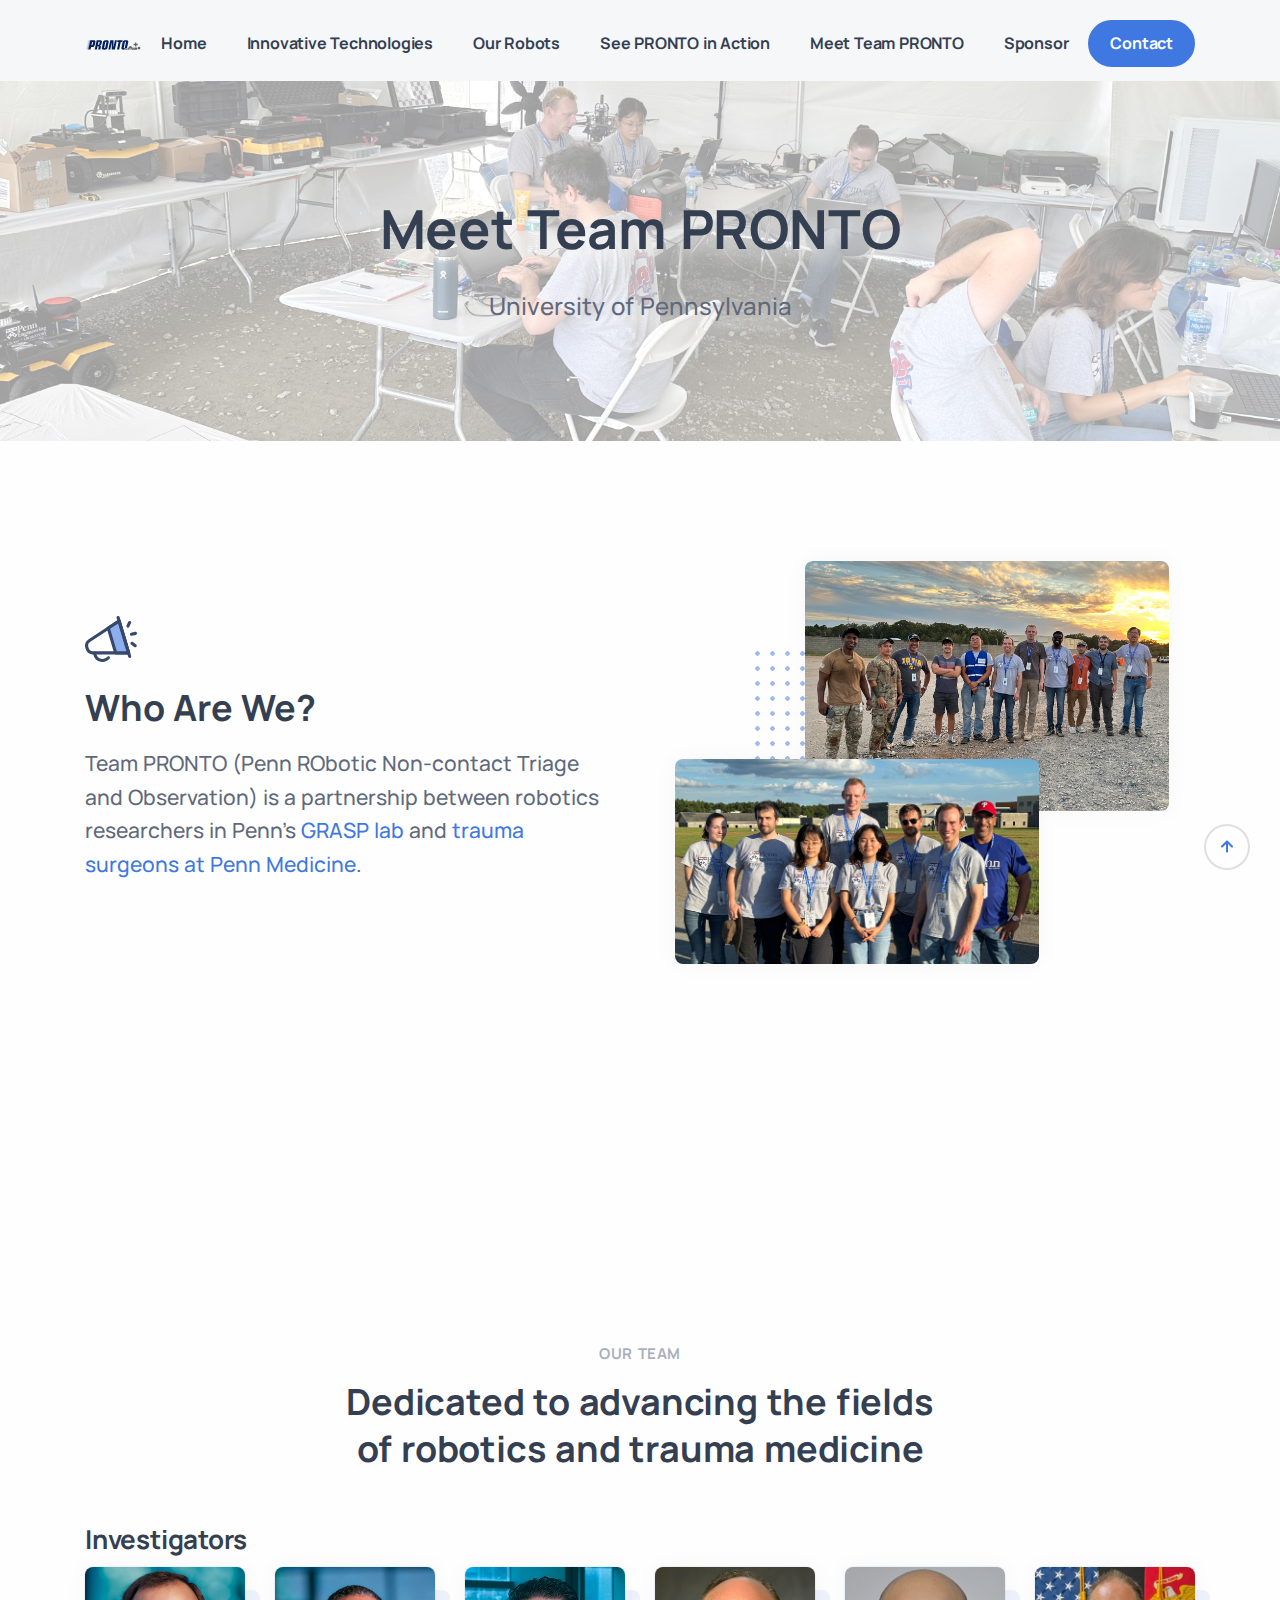
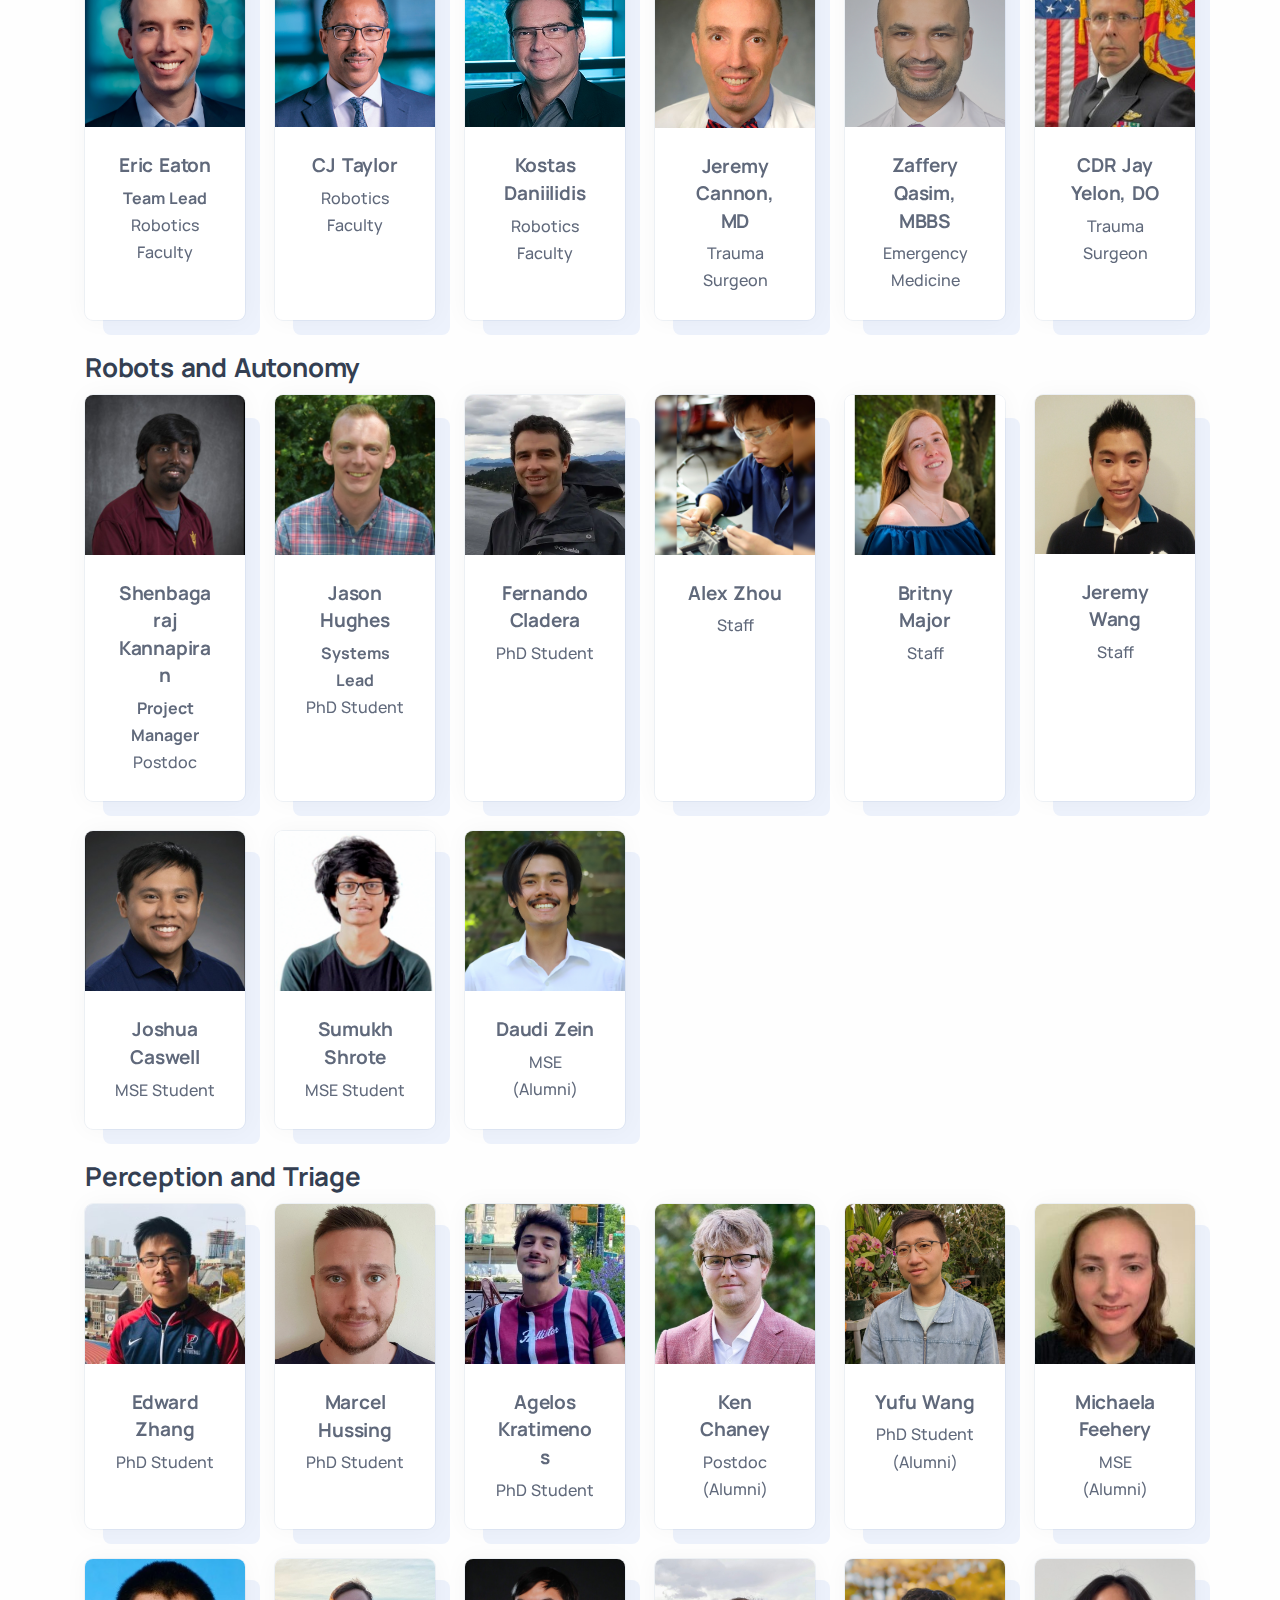
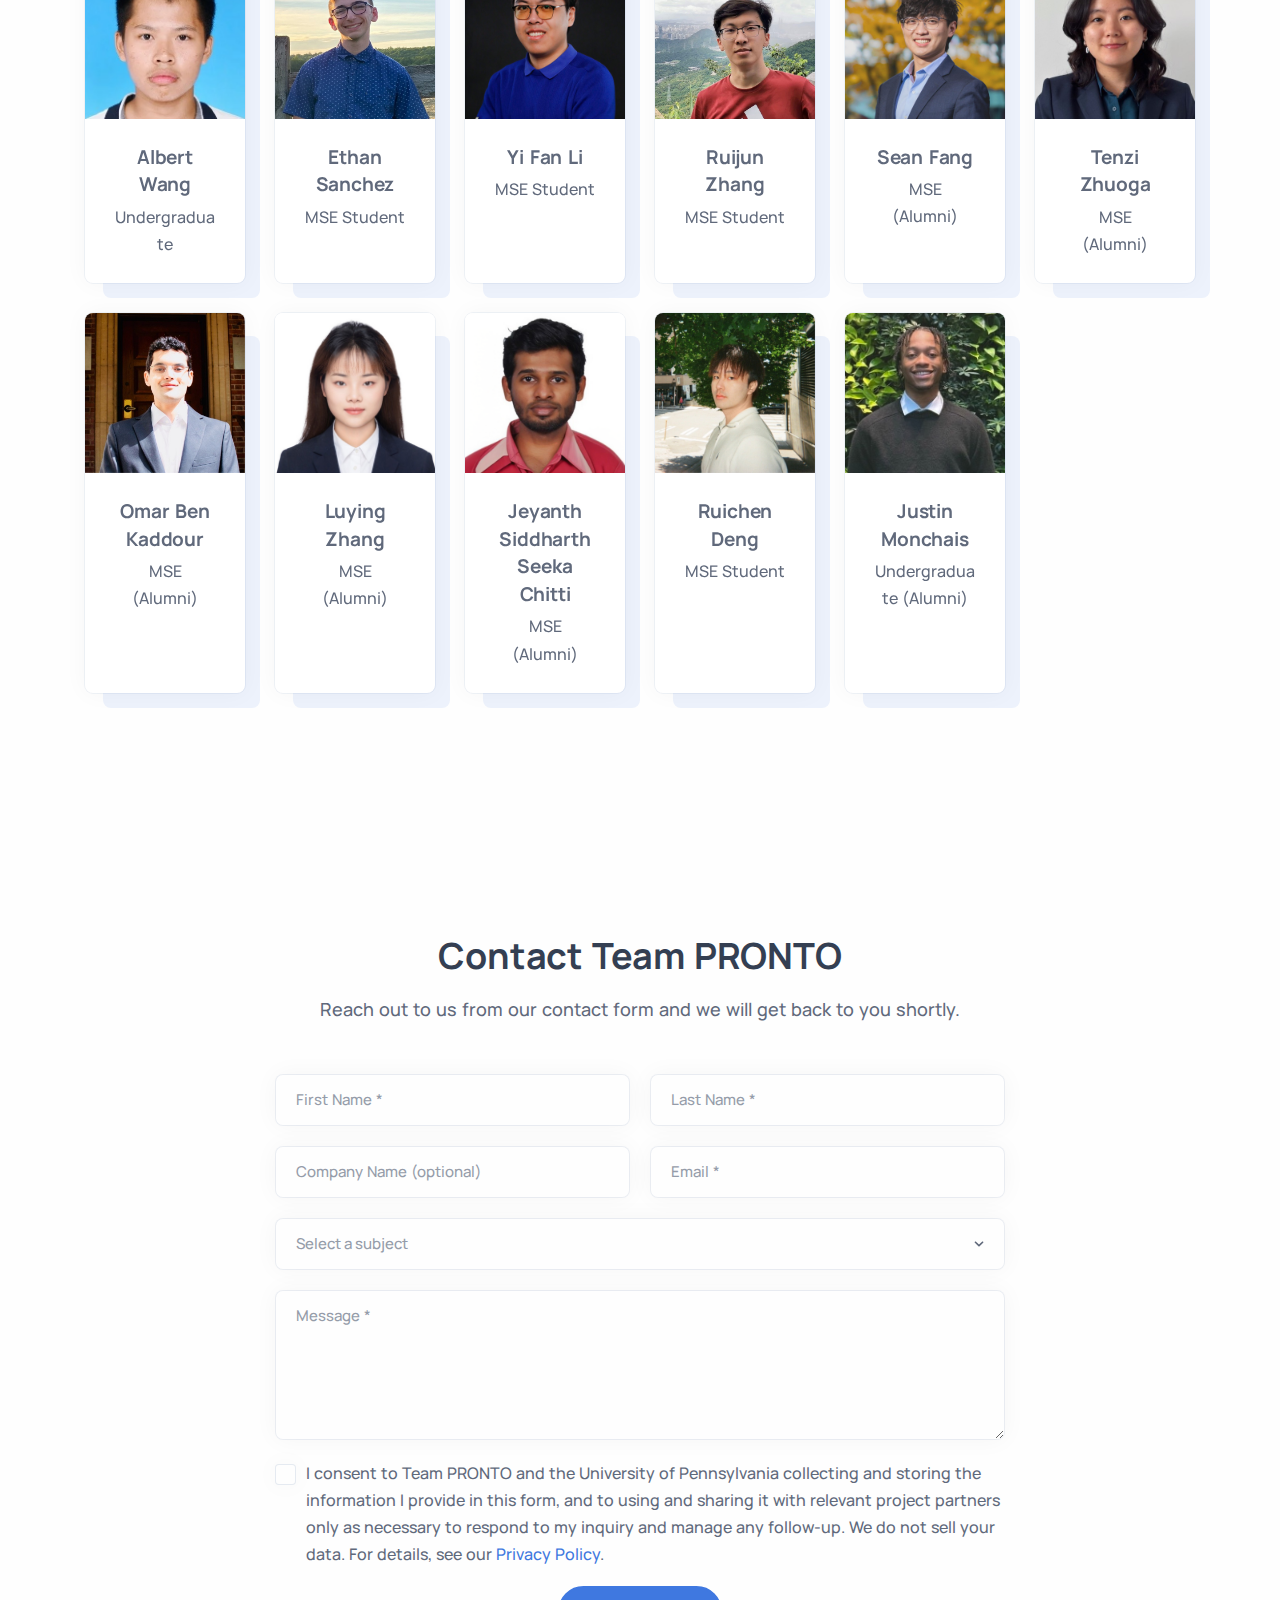
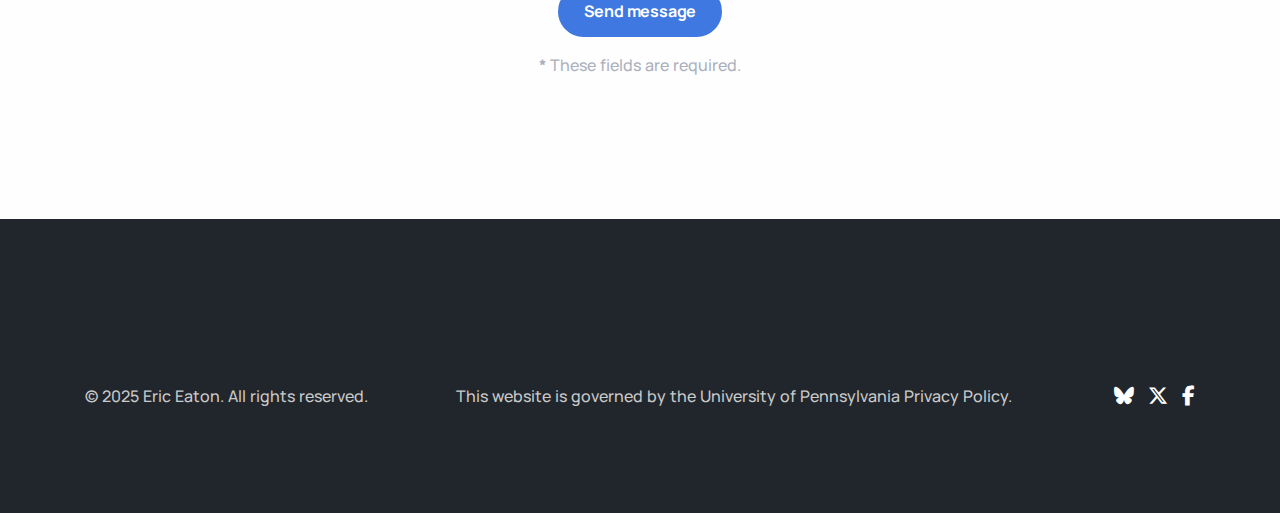
<file: team/index.html>
<!DOCTYPE html>
<html lang="en">
<head>
  <meta charset="utf-8">
<!-- Primary Meta Tags -->
<title> About </title>
<meta name="title" content=" About ">
<meta name="description" content="
         Team PRONTO (University of Pennsylvania) is one of four remaining DARPA-funded teams  competing in the finals of the DARPA Triage Challenge. For the competition, we developed an  autonomous multi-robot system that can autonomously locate and triage casualties during mass casualty incidents, improving the ability of first responders to save lives.">

<!-- Open Graph / Facebook -->
<meta property="og:type" content="website">
<meta property="og:url" content=" /team/ ">
<meta property="og:title" content=" About ">
<meta property="og:description" content="
    Team PRONTO (University of Pennsylvania) is one of four remaining DARPA-funded teams  competing in the finals of the DARPA Triage Challenge. For the competition, we developed an  autonomous multi-robot system that can autonomously locate and triage casualties during mass casualty incidents, improving the ability of first responders to save lives.">

<meta property="og:image" content="/assets/img/meta-image.webp" />


<!-- Twitter -->
<meta property="twitter:card" content="summary_large_image">
<meta property="twitter:url" content="/team/">
<meta property="twitter:title" content=" About ">
<meta property="twitter:description" content="
    Team PRONTO (University of Pennsylvania) is one of four remaining DARPA-funded teams  competing in the finals of the DARPA Triage Challenge. For the competition, we developed an  autonomous multi-robot system that can autonomously locate and triage casualties during mass casualty incidents, improving the ability of first responders to save lives.">

<meta property="twitter:image" content="/assets/img/meta-image.webp" />


<meta name="viewport" content="width=device-width, initial-scale=1.0" />

  <!-- Stylesheets-->
  <link rel="shortcut icon" href="/assets/img/favicon.webp" />
<link rel="stylesheet" href="/assets/css/plugins.css">

<!-- Global Font Icons Scheme -->
<link rel="stylesheet" href="https://cdnjs.cloudflare.com/ajax/libs/font-awesome/6.5.2/css/all.min.css">

<link rel="stylesheet" href="/assets/css/styles.css">






  
</head>
<body class="">
  <div class="content-wrapper">
<header class="wrapper bg-gray">


<nav class="navbar navbar-expand-lg center-nav transparent navbar-light">
  
    <div class="container flex-lg-row flex-nowrap align-items-center">
  
    <div class="navbar-brand w-100">
      <a href="/">
        
          <img src="/assets/img/logo-PRONTO-blue.svg" srcset="/assets/img/logo-PRONTO-blue.svg 2x" alt="" />
        
      </a>
    </div>
    <div class="navbar-collapse offcanvas offcanvas-nav offcanvas-start">
      <!-- DEBUG START -->
      <div class="offcanvas-header d-lg-none">
        <h3 class="text-white fs-30 mb-0">Team PRONTO</h3>
        <button type="button" class="btn-close btn-close-white ms-auto" data-bs-dismiss="offcanvas" aria-label="Close"></button>
      </div>
      <!-- DEBUG END -->
      <div class="offcanvas-body  d-flex flex-column h-100">
        
          <!-- Standard Navigation -->
          
<ul class="navbar-nav"> 
  
  
  <li class="nav-item">
    <a class="nav-link" href="/">Home</a>
  </li>
  
  
  
  <li class="nav-item">
    <a class="nav-link" href="/innovations/">Innovative Technologies</a>
  </li>
  
  
  
  <li class="nav-item">
    <a class="nav-link" href="/robots/">Our Robots</a>
  </li>
  
  
  
  <li class="nav-item">
    <a class="nav-link" href="/pronto-in-action/">See PRONTO in Action</a>
  </li>
  
  
  
  <li class="nav-item">
    <a class="nav-link" href="/team/">Meet Team PRONTO</a>
  </li>
  
  
  
  <li class="nav-item">
    <a class="nav-link" href="/sponsor/">Sponsor</a>
  </li>
  
  
</ul>


        
        
        <div class="offcanvas-footer d-lg-none">
          <div>
            <a href="mailto: " class="link-inverse"> </a>
            <br /> <br />
            <nav class="nav social social-white mt-4">
              
            </nav>
          </div>
        </div>
        <!-- /.offcanvas-footer -->
      </div>
      <!-- /.offcanvas-body -->
    </div>
    <!-- /.navbar-collapse -->
    
    <div class="navbar-other w-100 d-flex ms-auto">
      <ul class="navbar-nav flex-row align-items-center ms-auto">
        
        
        
        
        
        
        
        
        
        <li class="nav-item d-none d-md-block">
          
          <a href="#contact" class="btn btn-sm btn-primary rounded-pill">Contact</a>
          
        </li>
        
        
        
        
        
        
        <li class="nav-item d-lg-none">
          <button class="hamburger offcanvas-nav-btn"><span></span></button>
        </li>
      </ul>
    </div>
  
    </div>
    <!-- /.container -->
  
</nav>
<!-- /.navbar -->










</header>
<!-- /header -->

<section class="wrapper bg-gray about-hero" style="position: relative; overflow: hidden;">
  <style>
    .about-hero-overlay {
      position: absolute;
      inset: 0;
      z-index: 2;
    }
    .about-hero-container {
      min-height: 360px;
      position: relative;
      z-index: 3;
    }
    .about-hero-image {
      min-height: 100%;
    }
    .about-hero-overlay-dark {
      background: rgba(0, 0, 0, 0.25);
    }
    .about-hero-overlay-light {
      background: rgba(255, 255, 255, 0.25);
    }
    @media (max-width: 767.98px) {
      .about-hero-image {
        transform: scale(1.2);
        transform-origin: center center;
      }
      .about-hero-title {
        margin-bottom: 1.5rem !important;
      }
      .about-hero-container {
        min-height: 220px;
      }
    }
  </style>
  
  
  <figure style="position: absolute; inset: 0; z-index: 1; margin: 0;">
    <img class="about-hero-image" src="/assets/img/DTC2024Competition1tent-whitewash50.jpg" alt="" style="width: 100%; height: 100%; object-fit: cover;" />
  </figure>
  <div class="about-hero-overlay about-hero-overlay-light"></div>
  <div class="container d-flex align-items-center justify-content-center text-center about-hero-container">
    <div class="row">
      <div class="col-xl-12 col-xl-6 text-center mx-auto">
        <h1 class="display-1 fs-54 mb-5  about-hero-title" style="text-shadow: 0 0.5rem 1rem rgba(255, 255, 255, 0.85);">Meet Team PRONTO</h1>
        <p class="lead fs-24 mb-0 mx-xxl-8 " style="text-shadow: 0 0.5rem 1rem rgba(255, 255, 255, 0.85);">University of Pennsylvania</p>
      </div>
      <!-- /column -->
    </div>
    <!-- /.row -->
  </div>
</section>
<!-- /section -->

<section class="wrapper bg-light angled upper-end lower-end">
  <div class="container py-14 py-md-16">
    <div class="row gx-lg-8 gx-xl-12 mb-14 mb-md-17 gy-10 align-items-center">
      <div class="col-lg-6 position-relative order-lg-2">
        <div class="shape bg-dot primary rellax w-16 h-20" data-rellax-speed="1" style="top: 3rem; left: 5.5rem"></div>
        <div class="overlap-grid overlap-grid-2">
          
          <div class="item">
            <figure class="rounded shadow"><img src="/assets/img/DTC2025Competition2-team-cropped.jpeg" srcset="/assets/img/DTC2025Competition2-team-cropped.jpeg 2x" alt="" data-glightbox="title: Subset of the PRONTO Team at DTC 2025 Competition 2 with our two combat medics for the human-robot combined run.; description: October 2025" data-gallery="who-we-are" /></figure>
          </div>
          
          <div class="item">
            <figure class="rounded shadow"><img src="/assets/img/DTC2025Competition1-team-cropped.jpg" srcset="/assets/img/DTC2025Competition1-team-cropped.jpg 2x" alt="" data-glightbox="title: Subset of the PRONTO Team at DTC 2025 Competition 1.; description: October 2024" data-gallery="who-we-are" /></figure>
          </div>
          
        </div>
      </div>
      <!--/column -->
      <div class="col-lg-6">
        <img src="/assets/img/icons/lineal/megaphone.svg" class="svg-inject icon-svg icon-svg-md mb-4" alt="" />
        <h2 class="display-4 mb-3">Who Are We?</h2>
        <p class="lead fs-lg">Team PRONTO (Penn RObotic Non-contact Triage and Observation) is a partnership between robotics researchers in Penn's <a href="https://grasp.upenn.edu/" target="_blank">GRASP lab</a> and <a href="https://www.pennmedicine.org/locations/penn-presbyterian-trauma-center" target="_blank">trauma surgeons at Penn Medicine</a>.</p>
        <p class="mb-6"></p>
      </div>
      <!--/column -->
    </div>
    <!--/.row -->
  </div>
  <!-- /.container -->
</section>
<!-- /section -->


<section class="wrapper bg-light">
  <div class="container py-14 py-md-16">
    
    <div class="row mb-3">
      <div class="col-md-10 col-lg-12 col-xl-10 col-xxl-9 mx-auto text-center">
        <h2 class="fs-15 text-uppercase text-muted mb-3">Our Team</h2>
        <h3 class="display-4 mb-7 px-lg-19 px-xl-18">Dedicated to advancing the fields of robotics and trauma medicine</h3>
      </div>
    </div>
    
      
      
      <h2>Investigators</h2>
      
      <div class="row grid-view gx-6 gy-6">
      
    
      
      <div class="col-6 col-md-4 col-lg-2 d-flex">
        <div class="position-relative w-100">
          <div class="shape rounded bg-soft-blue rellax d-md-block" data-rellax-speed="0" style="bottom: -0.75rem; right: -0.75rem; width: 98%; height: 98%; z-index:0"></div>
          
                <a href="https://seas.upenn.edu/~eeaton">
          
          <div class="card h-100">
            <figure class="card-img-top">
              <img class="img-fluid" src="/assets/img/team-EricEaton-cropped.jpg" srcset="/assets/img/team-EricEaton-cropped.jpg 2x" alt="Eric Eaton" />
            </figure>
            <div class="card-body px-6 py-5 text-center">
              <h4 class="mb-1 text-body">Eric Eaton</h4>
              
              <p class="mb-0 text-body"><b>Team Lead</b></p>
              
              
                <p class="mb-0 text-body">Robotics Faculty</p>
              
            </div>
          </div>
          
                </a>
          
        </div>
      </div>
      
    
      
      <div class="col-6 col-md-4 col-lg-2 d-flex">
        <div class="position-relative w-100">
          <div class="shape rounded bg-soft-blue rellax d-md-block" data-rellax-speed="0" style="bottom: -0.75rem; right: -0.75rem; width: 98%; height: 98%; z-index:0"></div>
          
                <a href="https://www.grasp.upenn.edu/people/camillo-j-taylor/">
          
          <div class="card h-100">
            <figure class="card-img-top">
              <img class="img-fluid" src="/assets/img/team-Taylor.jpg" srcset="/assets/img/team-Taylor.jpg 2x" alt="CJ Taylor" />
            </figure>
            <div class="card-body px-6 py-5 text-center">
              <h4 class="mb-1 text-body">CJ Taylor</h4>
              
              
                <p class="mb-0 text-body">Robotics Faculty</p>
              
            </div>
          </div>
          
                </a>
          
        </div>
      </div>
      
    
      
      <div class="col-6 col-md-4 col-lg-2 d-flex">
        <div class="position-relative w-100">
          <div class="shape rounded bg-soft-blue rellax d-md-block" data-rellax-speed="0" style="bottom: -0.75rem; right: -0.75rem; width: 98%; height: 98%; z-index:0"></div>
          
                <a href="https://www.cis.upenn.edu/~kostas/">
          
          <div class="card h-100">
            <figure class="card-img-top">
              <img class="img-fluid" src="/assets/img/team-Daniilidis.jpg" srcset="/assets/img/team-Daniilidis.jpg 2x" alt="Kostas Daniilidis" />
            </figure>
            <div class="card-body px-6 py-5 text-center">
              <h4 class="mb-1 text-body">Kostas Daniilidis</h4>
              
              
                <p class="mb-0 text-body">Robotics Faculty</p>
              
            </div>
          </div>
          
                </a>
          
        </div>
      </div>
      
    
      
      <div class="col-6 col-md-4 col-lg-2 d-flex">
        <div class="position-relative w-100">
          <div class="shape rounded bg-soft-blue rellax d-md-block" data-rellax-speed="0" style="bottom: -0.75rem; right: -0.75rem; width: 98%; height: 98%; z-index:0"></div>
          
                <a href="https://www.med.upenn.edu/apps/faculty/index.php/g275/p8823757">
          
          <div class="card h-100">
            <figure class="card-img-top">
              <img class="img-fluid" src="/assets/img/team-Cannon.jpg" srcset="/assets/img/team-Cannon.jpg 2x" alt="Jeremy Cannon, MD" />
            </figure>
            <div class="card-body px-6 py-5 text-center">
              <h4 class="mb-1 text-body">Jeremy Cannon, MD</h4>
              
              
                <p class="mb-0 text-body">Trauma Surgeon</p>
              
            </div>
          </div>
          
                </a>
          
        </div>
      </div>
      
    
      
      <div class="col-6 col-md-4 col-lg-2 d-flex">
        <div class="position-relative w-100">
          <div class="shape rounded bg-soft-blue rellax d-md-block" data-rellax-speed="0" style="bottom: -0.75rem; right: -0.75rem; width: 98%; height: 98%; z-index:0"></div>
          
                <a href="https://www.med.upenn.edu/apps/faculty/index.php/g321/p8992511">
          
          <div class="card h-100">
            <figure class="card-img-top">
              <img class="img-fluid" src="/assets/img/team-Qasim.png" srcset="/assets/img/team-Qasim.png 2x" alt="Zaffery Qasim, MBBS" />
            </figure>
            <div class="card-body px-6 py-5 text-center">
              <h4 class="mb-1 text-body">Zaffery Qasim, MBBS</h4>
              
              
                <p class="mb-0 text-body">Emergency Medicine</p>
              
            </div>
          </div>
          
                </a>
          
        </div>
      </div>
      
    
      
      <div class="col-6 col-md-4 col-lg-2 d-flex">
        <div class="position-relative w-100">
          <div class="shape rounded bg-soft-blue rellax d-md-block" data-rellax-speed="0" style="bottom: -0.75rem; right: -0.75rem; width: 98%; height: 98%; z-index:0"></div>
          
          <div class="card h-100">
            <figure class="card-img-top">
              <img class="img-fluid" src="/assets/img/team-Yelon.jpeg" srcset="/assets/img/team-Yelon.jpeg 2x" alt="CDR Jay Yelon, DO" />
            </figure>
            <div class="card-body px-6 py-5 text-center">
              <h4 class="mb-1 text-body">CDR Jay Yelon, DO</h4>
              
              
                <p class="mb-0 text-body">Trauma Surgeon</p>
              
            </div>
          </div>
          
        </div>
      </div>
      
    
      
      
      </div> <!-- closing div for row grid-view gx-6 gy-6 -->
      <h2 class="mt-6">Robots and Autonomy</h2>
      
      <div class="row grid-view gx-6 gy-6">


      <div class="col-6 col-md-4 col-lg-2 d-flex">
        <div class="position-relative w-100">
          <div class="shape rounded bg-soft-blue rellax d-md-block" data-rellax-speed="0" style="bottom: -0.75rem; right: -0.75rem; width: 98%; height: 98%; z-index:0"></div>
          
          <div class="card h-100">
            <figure class="card-img-top">
              <img class="img-fluid" src="/assets/img/team/Kannapiran.jpeg" srcset="/assets/img/team/Kannapiran.jpeg 2x" alt="Shenbagaraj Kannapiran" />
            </figure>
            <div class="card-body px-6 py-5 text-center">
              <h4 class="mb-1 text-body">Shenbagaraj Kannapiran</h4>
              
                <p class="mb-0 text-body"><b>Project Manager</b></p>
                <p class="mb-0 text-body">Postdoc</p>
          
              
            </div>
          </div>
          
        </div>
      </div>
        
        
      <div class="col-6 col-md-4 col-lg-2 d-flex">
        <div class="position-relative w-100">
          <div class="shape rounded bg-soft-blue rellax d-md-block" data-rellax-speed="0" style="bottom: -0.75rem; right: -0.75rem; width: 98%; height: 98%; z-index:0"></div>

          <a href="https://jhughes50.github.io/index.html" target="_blank">
          
          <div class="card h-100">
            <figure class="card-img-top">
              <img class="img-fluid" src="/assets/img/team/Hughes.jpeg" srcset="/assets/img/team/Hughes.jpeg 2x" alt="Jason Hughes" />
            </figure>
            <div class="card-body px-6 py-5 text-center">
              <h4 class="mb-1 text-body">Jason Hughes</h4>
              
                <p class="mb-0 text-body"><b>Systems Lead</b></p>
                <p class="mb-0 text-body">PhD Student</p>
              
            </div>
          </div>

          </a>
          
        </div>
      </div>
      
    
      
      
      
    
      
      <div class="col-6 col-md-4 col-lg-2 d-flex">
        <div class="position-relative w-100">
          <div class="shape rounded bg-soft-blue rellax d-md-block" data-rellax-speed="0" style="bottom: -0.75rem; right: -0.75rem; width: 98%; height: 98%; z-index:0"></div>
          
          <div class="card h-100">
            <figure class="card-img-top">
              <img class="img-fluid" src="/assets/img/team/Cladera.png" srcset="/assets/img/team/Cladera.png 2x" alt="Fernando Cladera" />
            </figure>
            <div class="card-body px-6 py-5 text-center">
              <h4 class="mb-1 text-body">Fernando Cladera</h4>
              
              
                <p class="mb-0 text-body">PhD Student</p>
              
            </div>
          </div>
          
        </div>
      </div>
      
    
      
      <div class="col-6 col-md-4 col-lg-2 d-flex">
        <div class="position-relative w-100">
          <div class="shape rounded bg-soft-blue rellax d-md-block" data-rellax-speed="0" style="bottom: -0.75rem; right: -0.75rem; width: 98%; height: 98%; z-index:0"></div>
          
          <div class="card h-100">
            <figure class="card-img-top">
              <img class="img-fluid" src="/assets/img/team/AlexZhou.jpeg" srcset="/assets/img/team/AlexZhou.jpeg 2x" alt="Alex Zhou" />
            </figure>
            <div class="card-body px-6 py-5 text-center">
              <h4 class="mb-1 text-body">Alex Zhou</h4>
              
              
                <p class="mb-0 text-body">Staff</p>
              
            </div>
          </div>
          
        </div>
      </div>
      
    
      
      <div class="col-6 col-md-4 col-lg-2 d-flex">
        <div class="position-relative w-100">
          <div class="shape rounded bg-soft-blue rellax d-md-block" data-rellax-speed="0" style="bottom: -0.75rem; right: -0.75rem; width: 98%; height: 98%; z-index:0"></div>
          
          <div class="card h-100">
            <figure class="card-img-top">
              <img class="img-fluid" src="/assets/img/team/Major.jpeg" srcset="/assets/img/team/Major.jpeg 2x" alt="Britny Major" />
            </figure>
            <div class="card-body px-6 py-5 text-center">
              <h4 class="mb-1 text-body">Britny Major</h4>
              
              
                <p class="mb-0 text-body">Staff</p>
              
            </div>
          </div>
          
        </div>
      </div>
      
    
      
      <div class="col-6 col-md-4 col-lg-2 d-flex">
        <div class="position-relative w-100">
          <div class="shape rounded bg-soft-blue rellax d-md-block" data-rellax-speed="0" style="bottom: -0.75rem; right: -0.75rem; width: 98%; height: 98%; z-index:0"></div>
          
          <div class="card h-100">
            <figure class="card-img-top">
              <img class="img-fluid" src="/assets/img/team/JeremyWang.jpeg" srcset="/assets/img/team/JeremyWang.jpeg 2x" alt="Jeremy Wang" />
            </figure>
            <div class="card-body px-6 py-5 text-center">
              <h4 class="mb-1 text-body">Jeremy Wang</h4>
              
              
                <p class="mb-0 text-body">Staff</p>
              
            </div>
          </div>
          
        </div>
      </div>
      
    
      
      <div class="col-6 col-md-4 col-lg-2 d-flex">
        <div class="position-relative w-100">
          <div class="shape rounded bg-soft-blue rellax d-md-block" data-rellax-speed="0" style="bottom: -0.75rem; right: -0.75rem; width: 98%; height: 98%; z-index:0"></div>
          
          <div class="card h-100">
            <figure class="card-img-top">
              <img class="img-fluid" src="/assets/img/team/Caswell.jpeg" srcset="/assets/img/team/Caswell.jpeg 2x" alt="Joshua Caswell" />
            </figure>
            <div class="card-body px-6 py-5 text-center">
              <h4 class="mb-1 text-body">Joshua Caswell</h4>
              
              
                <p class="mb-0 text-body">MSE Student</p>
              
            </div>
          </div>
          
        </div>
      </div>
      
    
      
      <div class="col-6 col-md-4 col-lg-2 d-flex">
        <div class="position-relative w-100">
          <div class="shape rounded bg-soft-blue rellax d-md-block" data-rellax-speed="0" style="bottom: -0.75rem; right: -0.75rem; width: 98%; height: 98%; z-index:0"></div>
          
          <div class="card h-100">
            <figure class="card-img-top">
              <img class="img-fluid" src="/assets/img/team/Shrote.png" srcset="/assets/img/team/Shrote.png 2x" alt="Sumukh Shrote" />
            </figure>
            <div class="card-body px-6 py-5 text-center">
              <h4 class="mb-1 text-body">Sumukh Shrote</h4>
              
              
                <p class="mb-0 text-body">MSE Student</p>
              
            </div>
          </div>
          
        </div>
      </div>
      
    
      
      <div class="col-6 col-md-4 col-lg-2 d-flex">
        <div class="position-relative w-100">
          <div class="shape rounded bg-soft-blue rellax d-md-block" data-rellax-speed="0" style="bottom: -0.75rem; right: -0.75rem; width: 98%; height: 98%; z-index:0"></div>
          
          <div class="card h-100">
            <figure class="card-img-top">
              <img class="img-fluid" src="/assets/img/team/Zein.jpeg" srcset="/assets/img/team/Zein.jpeg 2x" alt="Daudi Zein" />
            </figure>
            <div class="card-body px-6 py-5 text-center">
              <h4 class="mb-1 text-body">Daudi Zein</h4>
              
              
                <p class="mb-0 text-body">MSE (Alumni)</p>
              
            </div>
          </div>
          
        </div>
      </div>
      
    
      
      
      </div> <!-- closing div for row grid-view gx-6 gy-6 -->
      <h2 class="mt-6">Perception and Triage</h2>
      
      <div class="row grid-view gx-6 gy-6">
      
    
      
      
      
    
      
      <div class="col-6 col-md-4 col-lg-2 d-flex">
        <div class="position-relative w-100">
          <div class="shape rounded bg-soft-blue rellax d-md-block" data-rellax-speed="0" style="bottom: -0.75rem; right: -0.75rem; width: 98%; height: 98%; z-index:0"></div>
          
          <div class="card h-100">
            <figure class="card-img-top">
              <img class="img-fluid" src="/assets/img/team/EdwardZhang.jpeg" srcset="/assets/img/team/EdwardZhang.jpeg 2x" alt="Edward Zhang" />
            </figure>
            <div class="card-body px-6 py-5 text-center">
              <h4 class="mb-1 text-body">Edward Zhang</h4>
              
                <p class="mb-0 text-body">PhD Student</p>
              
            </div>
          </div>
          
        </div>
      </div>

        
      <div class="col-6 col-md-4 col-lg-2 d-flex">
        <div class="position-relative w-100">
          <div class="shape rounded bg-soft-blue rellax d-md-block" data-rellax-speed="0" style="bottom: -0.75rem; right: -0.75rem; width: 98%; height: 98%; z-index:0"></div>
          
          <div class="card h-100">
            <figure class="card-img-top">
              <img class="img-fluid" src="/assets/img/team/Hussing.jpeg" srcset="/assets/img/team/Hussing.jpeg 2x" alt="Marcel Hussing" />
            </figure>
            <div class="card-body px-6 py-5 text-center">
              <h4 class="mb-1 text-body">Marcel Hussing</h4>
              
                <p class="mb-0 text-body">PhD Student</p>
              
            </div>
          </div>
          
        </div>
      </div>
      
    
      
      <div class="col-6 col-md-4 col-lg-2 d-flex">
        <div class="position-relative w-100">
          <div class="shape rounded bg-soft-blue rellax d-md-block" data-rellax-speed="0" style="bottom: -0.75rem; right: -0.75rem; width: 98%; height: 98%; z-index:0"></div>
          
          <div class="card h-100">
            <figure class="card-img-top">
              <img class="img-fluid" src="/assets/img/team/Kratimenos.jpeg" srcset="/assets/img/team/Kratimenos.jpeg 2x" alt="Agelos Kratimenos" />
            </figure>
            <div class="card-body px-6 py-5 text-center">
              <h4 class="mb-1 text-body">Agelos Kratimenos</h4>
              
              
                <p class="mb-0 text-body">PhD Student</p>
              
            </div>
          </div>
          
        </div>
      </div>
      
    
      
      <div class="col-6 col-md-4 col-lg-2 d-flex">
        <div class="position-relative w-100">
          <div class="shape rounded bg-soft-blue rellax d-md-block" data-rellax-speed="0" style="bottom: -0.75rem; right: -0.75rem; width: 98%; height: 98%; z-index:0"></div>
          
          <div class="card h-100">
            <figure class="card-img-top">
              <img class="img-fluid" src="/assets/img/team/Chaney.jpeg" srcset="/assets/img/team/Chaney.jpeg 2x" alt="Ken Chaney" />
            </figure>
            <div class="card-body px-6 py-5 text-center">
              <h4 class="mb-1 text-body">Ken Chaney</h4>
              
              
                <p class="mb-0 text-body">Postdoc (Alumni)</p>
              
            </div>
          </div>
          
        </div>
      </div>
      
    
      
      <div class="col-6 col-md-4 col-lg-2 d-flex">
        <div class="position-relative w-100">
          <div class="shape rounded bg-soft-blue rellax d-md-block" data-rellax-speed="0" style="bottom: -0.75rem; right: -0.75rem; width: 98%; height: 98%; z-index:0"></div>
          
          <div class="card h-100">
            <figure class="card-img-top">
              <img class="img-fluid" src="/assets/img/team/YufuWang.jpeg" srcset="/assets/img/team/YufuWang.jpeg 2x" alt="Yufu Wang" />
            </figure>
            <div class="card-body px-6 py-5 text-center">
              <h4 class="mb-1 text-body">Yufu Wang</h4>
              
              
                <p class="mb-0 text-body">PhD Student (Alumni)</p>
              
            </div>
          </div>
          
        </div>
      </div>
      
    
      
      <div class="col-6 col-md-4 col-lg-2 d-flex">
        <div class="position-relative w-100">
          <div class="shape rounded bg-soft-blue rellax d-md-block" data-rellax-speed="0" style="bottom: -0.75rem; right: -0.75rem; width: 98%; height: 98%; z-index:0"></div>
          
          <div class="card h-100">
            <figure class="card-img-top">
              <img class="img-fluid" src="/assets/img/team/Feehery.jpeg" srcset="/assets/img/team/Feehery.jpeg 2x" alt="Michaela Feehery" />
            </figure>
            <div class="card-body px-6 py-5 text-center">
              <h4 class="mb-1 text-body">Michaela Feehery</h4>
              
              
                <p class="mb-0 text-body">MSE (Alumni)</p>
              
            </div>
          </div>
          
        </div>
      </div>
      
    
      
      <div class="col-6 col-md-4 col-lg-2 d-flex">
        <div class="position-relative w-100">
          <div class="shape rounded bg-soft-blue rellax d-md-block" data-rellax-speed="0" style="bottom: -0.75rem; right: -0.75rem; width: 98%; height: 98%; z-index:0"></div>
          
          <div class="card h-100">
            <figure class="card-img-top">
              <img class="img-fluid" src="/assets/img/team/AlbertWang.jpeg" srcset="/assets/img/team/AlbertWang.jpeg 2x" alt="Albert Wang" />
            </figure>
            <div class="card-body px-6 py-5 text-center">
              <h4 class="mb-1 text-body">Albert Wang</h4>
              
              
                <p class="mb-0 text-body">Undergraduate</p>
              
            </div>
          </div>
          
        </div>
      </div>
      
    
      
      <div class="col-6 col-md-4 col-lg-2 d-flex">
        <div class="position-relative w-100">
          <div class="shape rounded bg-soft-blue rellax d-md-block" data-rellax-speed="0" style="bottom: -0.75rem; right: -0.75rem; width: 98%; height: 98%; z-index:0"></div>
          
          <div class="card h-100">
            <figure class="card-img-top">
              <img class="img-fluid" src="/assets/img/team/Sanchez.jpeg" srcset="/assets/img/team/Sanchez.jpeg 2x" alt="Ethan Sanchez" />
            </figure>
            <div class="card-body px-6 py-5 text-center">
              <h4 class="mb-1 text-body">Ethan Sanchez</h4>
              
              
                <p class="mb-0 text-body">MSE Student</p>
              
            </div>
          </div>
          
        </div>
      </div>
      
    
      
      <div class="col-6 col-md-4 col-lg-2 d-flex">
        <div class="position-relative w-100">
          <div class="shape rounded bg-soft-blue rellax d-md-block" data-rellax-speed="0" style="bottom: -0.75rem; right: -0.75rem; width: 98%; height: 98%; z-index:0"></div>
          
          <div class="card h-100">
            <figure class="card-img-top">
              <img class="img-fluid" src="/assets/img/team/Li.jpeg" srcset="/assets/img/team/Li.jpeg 2x" alt="Yi Fan Li" />
            </figure>
            <div class="card-body px-6 py-5 text-center">
              <h4 class="mb-1 text-body">Yi Fan Li</h4>
              
              
                <p class="mb-0 text-body">MSE Student</p>
              
            </div>
          </div>
          
        </div>
      </div>
      
    
      
      <div class="col-6 col-md-4 col-lg-2 d-flex">
        <div class="position-relative w-100">
          <div class="shape rounded bg-soft-blue rellax d-md-block" data-rellax-speed="0" style="bottom: -0.75rem; right: -0.75rem; width: 98%; height: 98%; z-index:0"></div>
          
          <div class="card h-100">
            <figure class="card-img-top">
              <img class="img-fluid" src="/assets/img/team/RuijunZhang.jpeg" srcset="/assets/img/team/RuijunZhang.jpeg 2x" alt="Ruijun Zhang" />
            </figure>
            <div class="card-body px-6 py-5 text-center">
              <h4 class="mb-1 text-body">Ruijun Zhang</h4>
              
              
                <p class="mb-0 text-body">MSE Student</p>
              
            </div>
          </div>
          
        </div>
      </div>
      
    
      
      <div class="col-6 col-md-4 col-lg-2 d-flex">
        <div class="position-relative w-100">
          <div class="shape rounded bg-soft-blue rellax d-md-block" data-rellax-speed="0" style="bottom: -0.75rem; right: -0.75rem; width: 98%; height: 98%; z-index:0"></div>
          
          <div class="card h-100">
            <figure class="card-img-top">
              <img class="img-fluid" src="/assets/img/team/Fang.jpeg" srcset="/assets/img/team/Fang.jpeg 2x" alt="Sean Fang" />
            </figure>
            <div class="card-body px-6 py-5 text-center">
              <h4 class="mb-1 text-body">Sean Fang</h4>
              
              
                <p class="mb-0 text-body">MSE (Alumni)</p>
              
            </div>
          </div>
          
        </div>
      </div>
      
    
      
      <div class="col-6 col-md-4 col-lg-2 d-flex">
        <div class="position-relative w-100">
          <div class="shape rounded bg-soft-blue rellax d-md-block" data-rellax-speed="0" style="bottom: -0.75rem; right: -0.75rem; width: 98%; height: 98%; z-index:0"></div>
          
          <div class="card h-100">
            <figure class="card-img-top">
              <img class="img-fluid" src="/assets/img/team/Zhuoga.jpeg" srcset="/assets/img/team/Zhuoga.jpeg 2x" alt="Tenzi Zhuoga" />
            </figure>
            <div class="card-body px-6 py-5 text-center">
              <h4 class="mb-1 text-body">Tenzi Zhuoga</h4>
              
              
                <p class="mb-0 text-body">MSE (Alumni)</p>
              
            </div>
          </div>
          
        </div>
      </div>
      
    
      
      <div class="col-6 col-md-4 col-lg-2 d-flex">
        <div class="position-relative w-100">
          <div class="shape rounded bg-soft-blue rellax d-md-block" data-rellax-speed="0" style="bottom: -0.75rem; right: -0.75rem; width: 98%; height: 98%; z-index:0"></div>
          
          <div class="card h-100">
            <figure class="card-img-top">
              <img class="img-fluid" src="/assets/img/team/Kaddour.jpeg" srcset="/assets/img/team/Kaddour.jpeg 2x" alt="Omar Ben Kaddour" />
            </figure>
            <div class="card-body px-6 py-5 text-center">
              <h4 class="mb-1 text-body">Omar Ben Kaddour</h4>
              
              
                <p class="mb-0 text-body">MSE (Alumni)</p>
              
            </div>
          </div>
          
        </div>
      </div>
      
    
      
      <div class="col-6 col-md-4 col-lg-2 d-flex">
        <div class="position-relative w-100">
          <div class="shape rounded bg-soft-blue rellax d-md-block" data-rellax-speed="0" style="bottom: -0.75rem; right: -0.75rem; width: 98%; height: 98%; z-index:0"></div>
          
          <div class="card h-100">
            <figure class="card-img-top">
              <img class="img-fluid" src="/assets/img/team/LuyingZhang.jpeg" srcset="/assets/img/team/LuyingZhang.jpeg 2x" alt="Luying Zhang" />
            </figure>
            <div class="card-body px-6 py-5 text-center">
              <h4 class="mb-1 text-body">Luying Zhang</h4>
              
              
                <p class="mb-0 text-body">MSE (Alumni)</p>
              
            </div>
          </div>
          
        </div>
      </div>
      
    
      
      <div class="col-6 col-md-4 col-lg-2 d-flex">
        <div class="position-relative w-100">
          <div class="shape rounded bg-soft-blue rellax d-md-block" data-rellax-speed="0" style="bottom: -0.75rem; right: -0.75rem; width: 98%; height: 98%; z-index:0"></div>
          
          <div class="card h-100">
            <figure class="card-img-top">
              <img class="img-fluid" src="/assets/img/team/Chitti.png" srcset="/assets/img/team/Chitti.png 2x" alt="Jeyanth Siddharth Seeka Chitti" />
            </figure>
            <div class="card-body px-6 py-5 text-center">
              <h4 class="mb-1 text-body">Jeyanth Siddharth Seeka Chitti</h4>
              
              
                <p class="mb-0 text-body">MSE (Alumni)</p>
              
            </div>
          </div>
          
        </div>
      </div>
      
    
      
      <div class="col-6 col-md-4 col-lg-2 d-flex">
        <div class="position-relative w-100">
          <div class="shape rounded bg-soft-blue rellax d-md-block" data-rellax-speed="0" style="bottom: -0.75rem; right: -0.75rem; width: 98%; height: 98%; z-index:0"></div>
          
          <div class="card h-100">
            <figure class="card-img-top">
              <img class="img-fluid" src="/assets/img/team/Deng.jpeg" srcset="/assets/img/team/Deng.jpeg 2x" alt="Ruichen Deng" />
            </figure>
            <div class="card-body px-6 py-5 text-center">
              <h4 class="mb-1 text-body">Ruichen Deng</h4>
              
              
                <p class="mb-0 text-body">MSE Student</p>
              
            </div>
          </div>
          
        </div>
      </div>
      
    
      
      <div class="col-6 col-md-4 col-lg-2 d-flex">
        <div class="position-relative w-100">
          <div class="shape rounded bg-soft-blue rellax d-md-block" data-rellax-speed="0" style="bottom: -0.75rem; right: -0.75rem; width: 98%; height: 98%; z-index:0"></div>
          
          <div class="card h-100">
            <figure class="card-img-top">
              <img class="img-fluid" src="/assets/img/team/Monchais.jpeg" srcset="/assets/img/team/Monchais.jpeg 2x" alt="Justin Monchais" />
            </figure>
            <div class="card-body px-6 py-5 text-center">
              <h4 class="mb-1 text-body">Justin Monchais</h4>
              
              
                <p class="mb-0 text-body">Undergraduate (Alumni)</p>
              
            </div>
          </div>
          
        </div>
      </div>
      
    
    </div>  <!-- final closing div for row grid-view gx-6 gy-6 -->
  </div>
</section>

              


<section id="contact" class="wrapper bg-light angled upper-end">
  <div class="container py-14 py-md-16">
    <div class="row">
  <div class="col-lg-10 offset-lg-1 col-xl-8 offset-xl-2">
    <h2 class="display-4 mb-3 text-center">Contact Team PRONTO</h2>
    <p class="lead text-center mb-10">Reach out to us from our contact form and we will get back to you shortly.</p>
    
    <form class="contact-form needs-validation" method="post" action="https://fling.seas.upenn.edu/~eeaton/cgi-bin/contact.cgi" novalidate="">
      <div class="messages"></div>
      <div class="row gx-4">
        
        <div class="col-md-6">
          
          <div class="form-floating mb-4">
            <input id="form_name" type="text" name="name" class="form-control" placeholder="Jane" required="" />
            <label for="form_name">First Name *</label>
            <div class="valid-feedback">
              Looks good!
            </div>
            <div class="invalid-feedback">
              Please enter your name.
            </div>
          </div>
          
        </div>
        <!-- /column -->
        
        <div class="col-md-6">
          
          <div class="form-floating mb-4">
            <input id="form_lastname" type="text" name="surname" class="form-control" placeholder="Doe" required="" />
            <label for="form_lastname">Last Name *</label>
            <div class="valid-feedback">
              Looks good!
            </div>
            <div class="invalid-feedback">
              Please enter your surname.
            </div>
          </div>
          
        </div>
        <!-- /column -->
        
        <div class="col-md-6">
          
          <div class="form-floating mb-4">
            <input id="form_company" type="text" name="company" class="form-control" placeholder="Blank" />
            <label for="form_company">Company Name (optional)</label>
            <div class="valid-feedback">
              Looks good!
            </div>
            <div class="invalid-feedback">
              Please enter your company.
            </div>
          </div>
          
        </div>
        <!-- /column -->
        
        <div class="col-md-6">
          
          <div class="form-floating mb-4">
            <input id="form_email" type="email" name="email" class="form-control" placeholder="jane.doe@example.com" required="" />
            <label for="form_email">Email *</label>
            <div class="valid-feedback">
              Looks good!
            </div>
            <div class="invalid-feedback">
              Please enter your email.
            </div>
          </div>
          
        </div>
        <!-- /column -->
        
        <div class="col-md-12">
          
          <div class="form-select-wrapper mb-4">
            <select class="form-select" id="form-select" name="department" required="">
              <option selected="" disabled="" value="">Select a subject</option>
              
              <option value="Sponsor">Sponsor PRONTO</option>
              
              <option value="Media">Media Inquiry</option>
              
              <option value="License">License PRONTO Technology</option>
              
              <option value="General">General Inquiry</option>
              
            </select>
            <div class="valid-feedback">
              Looks good!
            </div>
            <div class="invalid-feedback">
              Please select a value.
            </div>
          </div>
          
        </div>
        <!-- /column -->
        
        <div class="col-12">
          
          <div class="form-floating mb-4">
            <textarea id="form_message" name="message" class="form-control" placeholder="Your message" style="height: 150px" required=""></textarea>
            <label for="form_message">Message *</label>
            <div class="valid-feedback">
              Looks good!
            </div>
            <div class="invalid-feedback">
              Please enter your message.
            </div>
          </div>
          
        </div>
        <!-- /column -->
        
        <div class="col-12" style="display:none;">
          <label for="website">Do not enter your website in this field, leave it empty</label>
          <input id="website" type="text" name="website" tabindex="-1" autocomplete="off" />
        </div>
        <div class="col-12 mb-3">
          <div class="form-check">
            <input class="form-check-input" type="checkbox" id="contact_consent" name="consent_ack" required="" />
            <label class="form-check-label" for="contact_consent">
              I consent to Team PRONTO and the University of Pennsylvania collecting and storing the information I provide in this form, and to using and sharing it with relevant project partners only as necessary to respond to my inquiry and manage any follow-up. We do not sell your data. For details, see our <a href="https://www.upenn.edu/about/privacy-policy" target="_blank">Privacy Policy</a>.
            </label>
            <div class="invalid-feedback">
              Please confirm your consent before submitting.
            </div>
          </div>
        </div>
        <input type="hidden" name="consent" value="I consent to Team PRONTO and the University of Pennsylvania collecting and storing the information I provide in this form, and to using and sharing it with relevant project partners only as necessary to respond to my inquiry and manage any follow-up. We do not sell your data. For details, see our &lt;a href='https://www.upenn.edu/about/privacy-policy' target='_blank'&gt;Privacy Policy&lt;/a&gt;." />
        <div class="col-12 text-center">
          <input type="submit" class="btn btn-primary rounded-pill btn-send mb-3" value="Send message" />
          <p class="text-muted"><strong>*</strong> These fields are required.</p>
        </div>
        <!-- /column -->
      </div>
      <!-- /.row -->
    </form>
    <!-- /form -->
  </div>
  <!-- /column -->
</div>
<!-- /.row -->

  </div>
  <!-- /.container -->
</section>




















<footer class="bg-dark text-inverse">
  
  
  
  
  
  
    
  <div class="container pt-16 pt-md-18 pb-13 pb-md-15">
    <div class="d-md-flex align-items-center justify-content-between">
  <p class="mb-2 mb-lg-0">© 2025 Eric Eaton. All rights reserved.</p>
  <p class="mb-2 mb-lg-0">This website is governed by the University of Pennsylvania <a href="https://www.upenn.edu/about/privacy-policy" target="_blank">Privacy Policy</a>.</p>
  
  <nav class="nav social social-white mb-0 text-md-end">
    
      <a href="https://bsky.app/profile/ericeaton.bsky.social" target="_blank"><i class="fa-brands fa-bluesky"></i></a>
    
      <a href="https://x.com/LifelongML_Penn" target="_blank"><i class="fa-brands fa-x-twitter"></i></a>
    
      <a href="https://www.facebook.com/GRASPLab/" target="_blank"><i class="fa-brands fa-facebook-f"></i></a>
    
    
  </nav>
  
  <!-- /.social -->
</div>
  </div>
    
  <!-- /.container -->
</footer>
 
</div>

  <!-- Modals -->
  

  

  <!-- Scroll To Top Button -->
  
<div class="progress-wrap active-progress">
    <svg class="progress-circle svg-content" width="100%" height="100%" viewBox="-1 -1 102 102">
      <path d="M50,1 a49,49 0 0,1 0,98 a49,49 0 0,1 0,-98" style="transition: stroke-dashoffset 10ms linear 0s; stroke-dasharray: 307.919px, 307.919px; stroke-dashoffset: 0px;"></path>
    </svg>
  </div>


  <!-- Site Scripts-->
  <script src="/assets/js/bootstrap.bundle.js"></script>
<script src="/assets/js/plugins.js"></script>
<script src="/assets/js/theme.js"></script>

</body>
</html>
</file>
